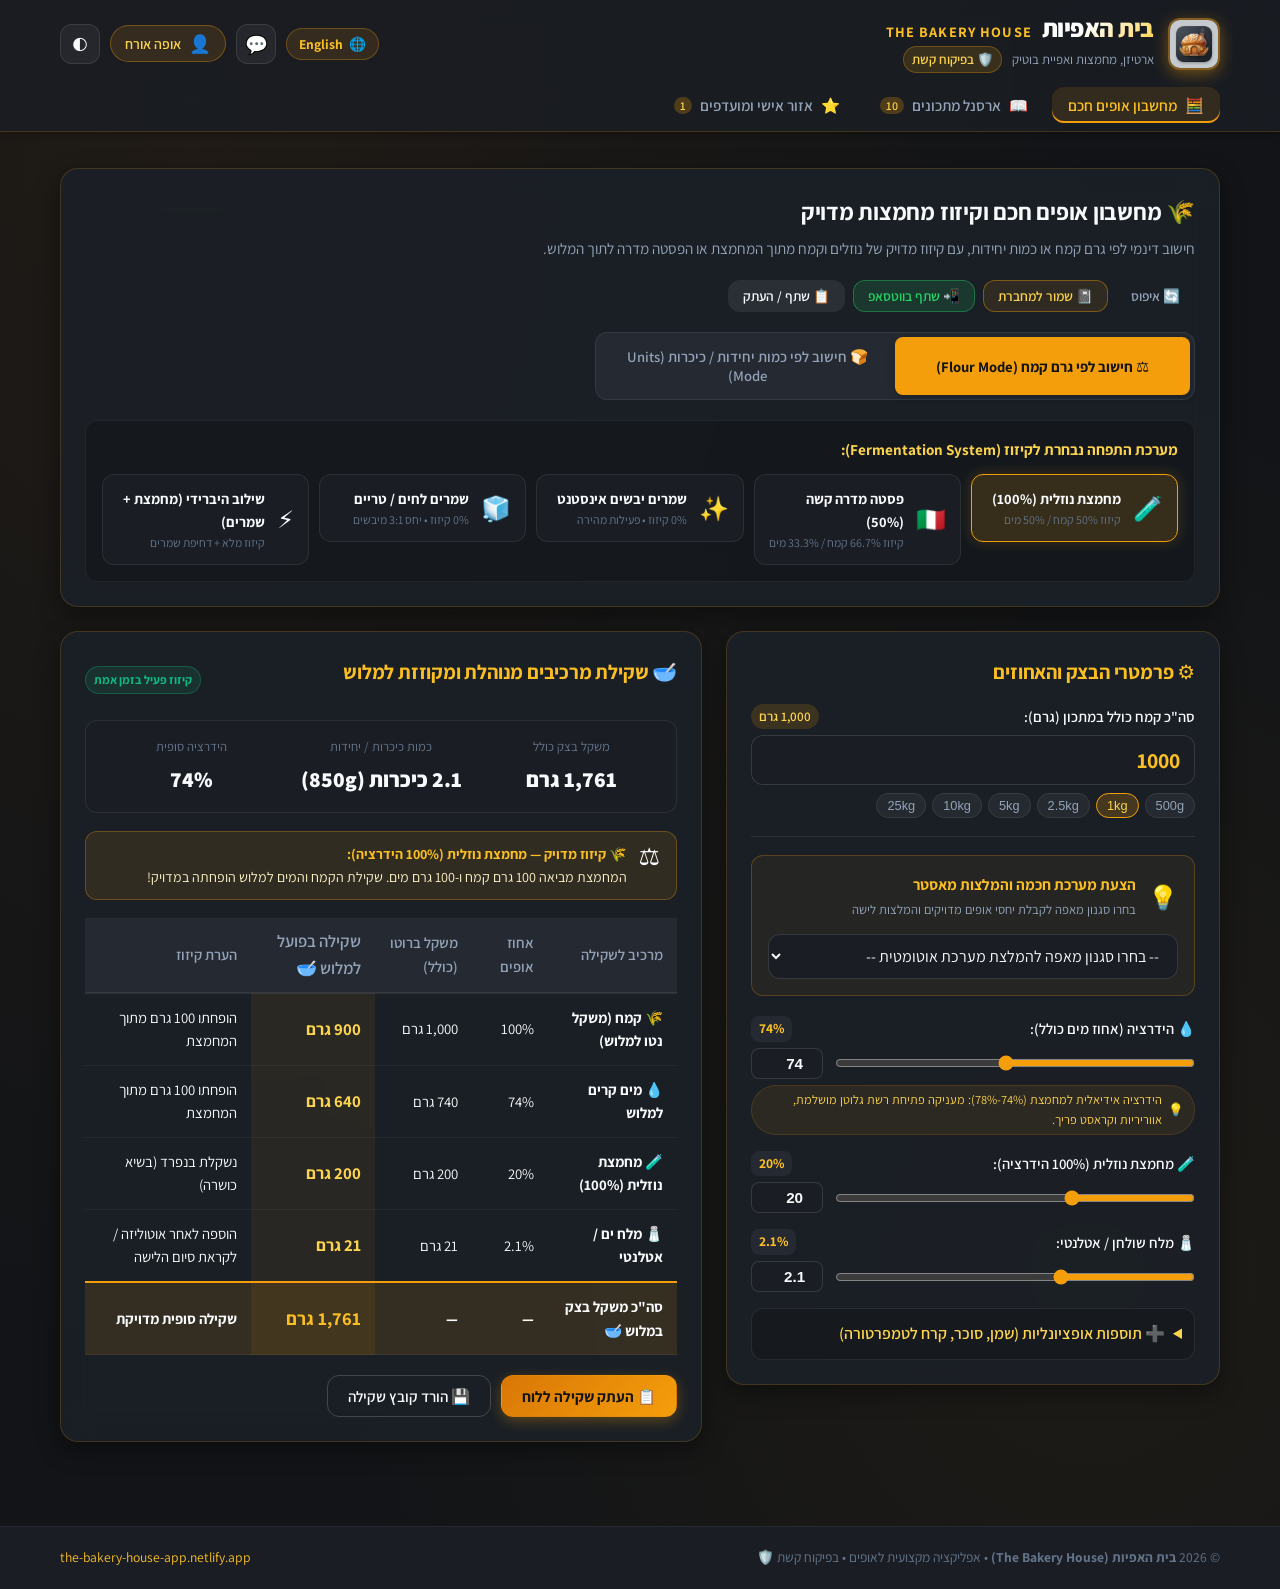
<file: the-bakery-house/index.html>
<!DOCTYPE html>
<html lang="he" dir="rtl">
<head>
  <meta charset="UTF-8">
  <meta name="viewport" content="width=device-width, initial-scale=1.0, maximum-scale=1.0, user-scalable=no">
  <title>בית האפיות | The Bakery House</title>
  
  <!-- Meta tags & SEO / PWA -->
  <meta name="description" content="בית האפיות - מערכת מקצועית לאופים: מחשבון אופים חכם עם קיזוז מחמצת ופסטה מדרה, ארסנל מתכוני בוטיק ושלבי הכנה מפורטים">
  <meta name="theme-color" content="#d97706">
  <link rel="manifest" href="manifest.json">
  <link rel="icon" type="image/png" href="favicon.png">
  <link rel="apple-touch-icon" href="apple-touch-icon.png">

  <!-- Google Fonts: Heebo & Assistant -->
  <link rel="preconnect" href="https://fonts.googleapis.com">
  <link rel="preconnect" href="https://fonts.gstatic.com" crossorigin>
  <link href="https://fonts.googleapis.com/css2?family=Assistant:wght@300;400;500;600;700;800&family=Heebo:wght@300;400;500;700;900&display=swap" rel="stylesheet">

  <link rel="stylesheet" href="style.css">
</head>
<body class="theme-dark">

  <!-- Header -->
  <header class="app-header">
    <div class="header-inner container">
      <div class="brand-section" onclick="switchTab('tab-calculator')" style="cursor: pointer;" title="חזרה למחשבון הראשי">
        <div class="brand-logo-wrap">
          <img src="app-logo.png" alt="בית האפיות - The Bakery House" class="brand-logo-img">
        </div>
        <div class="brand-titles">
          <div class="brand-title-line">
            <h1 class="brand-title">בית האפיות</h1>
            <span class="brand-en">THE BAKERY HOUSE</span>
          </div>
          <p class="brand-tagline">
            <span class="brand-motto">ארטיזן, מחמצות ואפיית בוטיק</span>
            <span class="keshet-badge">🛡️ בפיקוח קשת</span>
          </p>
        </div>
      </div>

      <div class="header-controls">
        <button id="langToggleBtn" class="btn btn-lang-pill" title="החלף שפה / Switch Language" onclick="toggleLanguage()">
          <span class="lang-icon">🌐</span>
          <span id="langLabel">English</span>
        </button>
        <button id="supportHeaderBtn" class="btn btn-icon btn-chat-header" title="צ'אט שירות ותמיכה מול קשת / Support Chat" onclick="openSupportChatModal()">
          💬
        </button>
        <button id="userProfileBtn" class="btn btn-user-pill" title="אזור אישי והתחברות" onclick="openAuthOrProfileModal()">
          <span class="user-avatar-icon" id="headerUserAvatar">👤</span>
          <span class="user-name-text" id="headerUserName">אורח</span>
          <span class="header-sub-badge d-none" id="headerSubBadge">PRO</span>
        </button>
        <button id="themeToggleBtn" class="btn btn-icon" title="החלף מצב תצוגה (בהיר/כהה)" onclick="toggleTheme()">
          🌓
        </button>
      </div>
    </div>

    <!-- Navigation Tabs -->
    <nav class="nav-bar container">
      <button class="nav-tab active" data-tab="tab-calculator" onclick="switchTab('tab-calculator', this)">
        <span class="tab-icon">🧮</span>
        <span class="tab-label">מחשבון אופים חכם</span>
      </button>
      <button class="nav-tab" data-tab="tab-recipes" onclick="switchTab('tab-recipes', this)">
        <span class="tab-icon">📖</span>
        <span class="tab-label">ארסנל מתכונים</span>
        <span class="tab-badge" id="recipeCountBadge">10</span>
      </button>
      <button class="nav-tab" data-tab="tab-profile" onclick="switchTab('tab-profile', this)">
        <span class="tab-icon">⭐</span>
        <span class="tab-label">אזור אישי ומועדפים</span>
        <span class="tab-badge" id="favCountBadge">0</span>
      </button>
    </nav>
  </header>

  <!-- Main Content Area -->
  <main class="main-container container">

    <!-- ========================================== -->
    <!-- TAB 1: מחשבון אופים חכם (Smart Baker's Calc) -->
    <!-- ========================================== -->
    <section id="tab-calculator" class="tab-content active">
      
      <!-- Calculator Header & Presets -->
      <div class="card glass-card calc-header-card">
        <div class="calc-header-top">
          <div>
            <h2 class="section-title">🌾 מחשבון אופים חכם וקיזוז מחמצות מדויק</h2>
            <p class="section-sub">חישוב דינמי לפי גרם קמח או כמות יחידות, עם קיזוז מדויק של נוזלים וקמח מתוך המחמצת או הפסטה מדרה לתוך המלוש.</p>
          </div>
          <div class="calc-quick-actions">
            <button class="btn btn-sm btn-ghost" onclick="resetCalcToDefaults()">
              🔄 איפוס
            </button>
            <button class="btn btn-sm btn-outline-gold" onclick="openSaveBatchModal()" title="שמור נוסחה זו למחברת השקילות האישית שלך">
              📓 שמור למחברת
            </button>
            <button class="btn btn-sm btn-whatsapp" onclick="shareCalculatorWhatsApp()" title="שתף נוסחה זו עם קישור ישיר בווטסאפ">
              📲 שתף בווטסאפ
            </button>
            <button class="btn btn-sm btn-secondary" onclick="exportWeighingSheet()" title="העתק או שתף שקילה למלוש">
              📋 שתף / העתק
            </button>
          </div>
        </div>

        <!-- Mode Toggle: By Flour vs By Units -->
        <div class="mode-selector-wrap">
          <div class="mode-toggle">
            <button class="mode-btn active" id="modeBtnFlour" onclick="setCalcMode('flour', this)">
              ⚖️ חישוב לפי גרם קמח (Flour Mode)
            </button>
            <button class="mode-btn" id="modeBtnUnits" onclick="setCalcMode('units', this)">
              🍞 חישוב לפי כמות יחידות / כיכרות (Units Mode)
            </button>
          </div>
        </div>

        <!-- Fermentation System Picker -->
        <div class="ferm-selector-box">
          <label class="input-label-highlight">מערכת התפחה נבחרת לקיזוז (Fermentation System):</label>
          <div class="ferm-grid">
            <div class="ferm-option active" data-ferm="liquid_sourdough" onclick="toggleLeavenParams('liquid_sourdough')" role="button" tabindex="0">
              <input type="radio" name="fermType" id="ferm_liquid_sourdough" value="liquid_sourdough" checked>
              <div class="ferm-card">
                <span class="ferm-icon">🧪</span>
                <div class="ferm-info">
                  <strong>מחמצת נוזלית (100%)</strong>
                  <span>קיזוז 50% קמח / 50% מים</span>
                </div>
              </div>
            </div>

            <div class="ferm-option" data-ferm="pasta_madre" onclick="toggleLeavenParams('pasta_madre')" role="button" tabindex="0">
              <input type="radio" name="fermType" id="ferm_pasta_madre" value="pasta_madre">
              <div class="ferm-card">
                <span class="ferm-icon">🇮🇹</span>
                <div class="ferm-info">
                  <strong>פסטה מדרה קשה (50%)</strong>
                  <span>קיזוז 66.7% קמח / 33.3% מים</span>
                </div>
              </div>
            </div>

            <div class="ferm-option" data-ferm="yeast_dry" onclick="toggleLeavenParams('yeast_dry')" role="button" tabindex="0">
              <input type="radio" name="fermType" id="ferm_yeast_dry" value="yeast_dry">
              <div class="ferm-card">
                <span class="ferm-icon">✨</span>
                <div class="ferm-info">
                  <strong>שמרים יבשים אינסטנט</strong>
                  <span>0% קיזוז • פעילות מהירה</span>
                </div>
              </div>
            </div>

            <div class="ferm-option" data-ferm="yeast_fresh" onclick="toggleLeavenParams('yeast_fresh')" role="button" tabindex="0">
              <input type="radio" name="fermType" id="ferm_yeast_fresh" value="yeast_fresh">
              <div class="ferm-card">
                <span class="ferm-icon">🧊</span>
                <div class="ferm-info">
                  <strong>שמרים לחים / טריים</strong>
                  <span>0% קיזוז • יחס 3:1 מיבשים</span>
                </div>
              </div>
            </div>

            <div class="ferm-option" data-ferm="hybrid" onclick="toggleLeavenParams('hybrid')" role="button" tabindex="0">
              <input type="radio" name="fermType" id="ferm_hybrid" value="hybrid">
              <div class="ferm-card">
                <span class="ferm-icon">⚡</span>
                <div class="ferm-info">
                  <strong>שילוב היברידי (מחמצת + שמרים)</strong>
                  <span>קיזוז מלא + דחיפת שמרים</span>
                </div>
              </div>
            </div>
          </div>
        </div>
      </div>

      <!-- Calculator Inputs & Results Grid -->
      <div class="calc-main-grid">

        <!-- Column 1: Parameters Form -->
        <div class="card glass-card calc-form-card">
          <h3 class="card-title">⚙️ פרמטרי הבצק והאחוזים</h3>

          <!-- Mode-specific primary inputs -->
          <div id="flourModeInputs" class="mode-input-section">
            <div class="input-group">
              <div class="label-row">
                <label for="inputBaseFlour">סה"כ קמח כולל במתכון (גרם):</label>
                <span class="val-pill" id="displayBaseFlour">1,000 גרם</span>
              </div>
              <input type="number" id="inputBaseFlour" min="100" max="500000" step="50" value="1000" class="input-field primary-number" oninput="recalculate()">
              <div class="quick-chips">
                <button type="button" class="chip" onclick="setQuickFlour(500, this)">500g</button>
                <button type="button" class="chip active" onclick="setQuickFlour(1000, this)">1kg</button>
                <button type="button" class="chip" onclick="setQuickFlour(2500, this)">2.5kg</button>
                <button type="button" class="chip" onclick="setQuickFlour(5000, this)">5kg</button>
                <button type="button" class="chip" onclick="setQuickFlour(10000, this)">10kg</button>
                <button type="button" class="chip" onclick="setQuickFlour(25000, this)">25kg</button>
              </div>
            </div>
          </div>

          <div id="unitsModeInputs" class="mode-input-section d-none">
            <div class="grid-2-col">
              <div class="input-group">
                <label for="inputUnitCount">כמות יחידות / כיכרות:</label>
                <input type="number" id="inputUnitCount" min="1" max="1000" step="1" value="4" class="input-field primary-number" oninput="recalculate()">
              </div>
              <div class="input-group">
                <label for="inputUnitWeight">משקל כיכר גולמית (גרם):</label>
                <input type="number" id="inputUnitWeight" min="50" max="5000" step="10" value="850" class="input-field" oninput="recalculate()">
              </div>
            </div>
            <div class="total-target-callout">
              משקל בצק מבוקש כולל: <strong id="targetDoughDisplay">3,400 גרם</strong>
            </div>
          </div>

          <hr class="divider">

          <!-- Smart Formulation Recommendation Box -->
          <div class="smart-rec-box">
            <div class="smart-rec-header">
              <span class="smart-rec-icon">💡</span>
              <div>
                <strong class="smart-rec-title">הצעת מערכת חכמה והמלצות מאסטר</strong>
                <span class="smart-rec-sub">בחרו סגנון מאפה לקבלת יחסי אופים מדויקים והמלצות לישה</span>
              </div>
            </div>
            <div class="smart-rec-controls">
              <select id="presetSelect" class="input-field input-select" onchange="onSelectPreset(this.value)">
                <option value="custom">-- בחרו סגנון מאפה להמלצת מערכת אוטומטית --</option>
                <option value="sourdough_country">🥖 מחמצת כפרית קלאסית (Country Sourdough)</option>
                <option value="pizza_napoletana">🍕 פיצה נפוליטנית אותנטית (Pizza Napoletana)</option>
                <option value="rich_challah">🍞 חלת שבת עשירה וקטיפתית (Challah)</option>
                <option value="french_baguette">🥖 באגט צרפתי מסורתי (Artisan Baguette)</option>
                <option value="crispy_focaccia">🇮🇹 פוקאצ'ה איטלקית מלאת בועות (Focaccia)</option>
                <option value="ny_bagel">🥯 בייגל ניו יורק מסורתי (NY Boiled Bagel)</option>
                <option value="spelt_loaf">🥪 לחם כוסמין מלא 100% (Whole Spelt)</option>
                <option value="french_brioche">🥐 בריוש חמאה צרפתי עשיר (Brioche)</option>
              </select>
            </div>
            <div id="smartRecCard" class="smart-rec-card d-none">
              <div class="smart-rec-specs" id="smartRecSpecs">
                <!-- Dynamically injected via app.js -->
              </div>
              <button type="button" class="btn btn-sm btn-gold w-100 mt-2" onclick="applyCurrentPreset()">
                ✨ החל הגדרות מומלצות אלו על המחשבון בלחיצה
              </button>
            </div>
          </div>

          <!-- Baker's Percentages Sliders & Controls -->
          <div class="percentages-container">

            <!-- Hydration -->
            <div class="slider-row">
              <div class="label-row">
                <label for="rangeHydration">💧 הידרציה (אחוז מים כולל):</label>
                <span class="pct-badge" id="badgeHydration">74%</span>
              </div>
              <div class="slider-input-combo">
                <input type="range" id="rangeHydration" min="45" max="100" step="0.5" value="74" oninput="syncSlider('rangeHydration', 'numHydration')">
                <input type="number" id="numHydration" min="45" max="100" step="0.5" value="74" class="num-compact" oninput="syncNum('numHydration', 'rangeHydration')">
              </div>
              <div class="slider-tip-pill" id="hydrationTipBox">
                💡 <span>הידרציה של 74%: מעניקה פתיחת רשת גלוטן אידיאלית ומרקם אוורירי במחמצת.</span>
              </div>
            </div>

            <!-- Starter % -->
            <div class="slider-row" id="starterRow">
              <div class="label-row">
                <label for="rangeStarter" id="starterLabel">🧪 אחוז מחמצת / פסטה מדרה:</label>
                <span class="pct-badge" id="badgeStarter">20%</span>
              </div>
              <div class="slider-input-combo">
                <input type="range" id="rangeStarter" min="5" max="50" step="1" value="20" oninput="syncSlider('rangeStarter', 'numStarter')">
                <input type="number" id="numStarter" min="5" max="50" step="1" value="20" class="num-compact" oninput="syncNum('numStarter', 'rangeStarter')">
              </div>
            </div>

            <!-- Salt % -->
            <div class="slider-row">
              <div class="label-row">
                <label for="rangeSalt">🧂 מלח שולחן / אטלנטי:</label>
                <span class="pct-badge" id="badgeSalt">2.1%</span>
              </div>
              <div class="slider-input-combo">
                <input type="range" id="rangeSalt" min="1.0" max="4.0" step="0.1" value="2.1" oninput="syncSlider('rangeSalt', 'numSalt')">
                <input type="number" id="numSalt" min="1.0" max="4.0" step="0.1" value="2.1" class="num-compact" oninput="syncNum('numSalt', 'rangeSalt')">
              </div>
            </div>

            <!-- Commercial Yeast % -->
            <div class="slider-row d-none" id="yeastRow">
              <div class="label-row">
                <label for="numYeast" id="yeastLabel">✨ שמרים (אחוז ביחס לקמח):</label>
                <span class="pct-badge" id="badgeYeast">0.4%</span>
              </div>
              <div class="slider-input-combo">
                <input type="range" id="rangeYeast" min="0.1" max="5.0" step="0.1" value="0.4" oninput="syncSlider('rangeYeast', 'numYeast')">
                <input type="number" id="numYeast" min="0.1" max="5.0" step="0.1" value="0.4" class="num-compact" oninput="syncNum('numYeast', 'rangeYeast')">
              </div>
            </div>

            <!-- Optional Additions -->
            <details class="optional-additions">
              <summary>➕ תוספות אופציונליות (שמן, סוכר, קרח לטמפרטורה)</summary>
              <div class="additions-grid">
                <div class="input-group">
                  <label for="numOil">🫒 שמן זית (%):</label>
                  <input type="number" id="numOil" min="0" max="20" step="0.5" value="0" class="input-field" oninput="recalculate()">
                </div>
                <div class="input-group">
                  <label for="numSugar">🍯 סוכר / דבש (%):</label>
                  <input type="number" id="numSugar" min="0" max="30" step="0.5" value="0" class="input-field" oninput="recalculate()">
                </div>
                <div class="input-group">
                  <label for="numIcePct">🧊 אחוז קרח מהמים (%):</label>
                  <input type="number" id="numIcePct" min="0" max="50" step="5" value="0" class="input-field" oninput="recalculate()" title="מווסת את טמפרטורת סיום הלישה">
                </div>
              </div>
            </details>

          </div>
        </div>

        <!-- Column 2: Exact Scale Breakdown & Offset Matrix -->
        <div class="card glass-card calc-output-card">
          <div class="output-header">
            <h3 class="card-title">🥣 שקילת מרכיבים מנוהלת ומקוזזת למלוש</h3>
            <span class="status-indicator-badge live">קיזוז פעיל בזמן אמת</span>
          </div>

          <!-- Total Dough Summary Banner -->
          <div class="dough-summary-banner">
            <div class="summary-metric">
              <span class="metric-label">משקל בצק כולל</span>
              <span class="metric-val text-gold" id="totalDoughWeight">1,961 גרם</span>
            </div>
            <div class="summary-metric">
              <span class="metric-label">כמות כיכרות / יחידות</span>
              <span class="metric-val" id="summaryLoafCount">2.3 כיכרות</span>
            </div>
            <div class="summary-metric">
              <span class="metric-label">הידרציה סופית</span>
              <span class="metric-val" id="summaryHydration">74%</span>
            </div>
          </div>

          <!-- The Offset Explanation Banner -->
          <div class="offset-notice-box" id="offsetNotice">
            <div class="offset-icon">⚖️</div>
            <div class="offset-text">
              <strong id="offsetNoticeTitle">קיזוז מחמצת נוזלית (100% הידרציה):</strong>
              <span id="offsetNoticeBody">המחמצת מביאה 100 גרם קמח ו-100 גרם מים. משקלי הקמח והנוזלים הופחתו אוטומטית בהתאם!</span>
            </div>
          </div>

          <!-- Weighing Matrix Table -->
          <div class="table-responsive">
            <table class="scale-table">
              <thead>
                <tr>
                  <th>מרכיב לשקילה</th>
                  <th>אחוז אופים</th>
                  <th>משקל ברוטו (כולל)</th>
                  <th class="col-highlight">שקילה בפועל למלוש 🥣</th>
                  <th>הערת קיזוז</th>
                </tr>
              </thead>
              <tbody id="scaleTableBody">
                <!-- Dynamically populated via app.js -->
              </tbody>
            </table>
          </div>

          <!-- Action Controls -->
          <div class="scale-actions-row">
            <button class="btn btn-gold" onclick="copyWeighingRecipe()">
              📋 העתק שקילה ללוח
            </button>
            <button class="btn btn-outline" onclick="downloadWeighingTxt()">
              💾 הורד קובץ שקילה
            </button>
          </div>
        </div>

      </div>

    </section>

    <!-- ========================================== -->
    <!-- TAB 2: ארסנל המתכונים (Recipe Arsenal)      -->
    <!-- ========================================== -->
    <section id="tab-recipes" class="tab-content">
      
      <!-- Recipe Arsenal Header & Filter Tabs -->
      <div class="card glass-card recipe-hero-card">
        <div class="hero-flex">
          <div>
            <h2 class="section-title">📖 ארסנל המתכונים של בית האפיות</h2>
            <p class="section-sub">מאגר מתכוני בוטיק מקצועיים עם שלבי הכנה כרונולוגיים מלאים, טמפרטורות מדויקות, וזמני מנוחה. בחרו מתכון להטענה ישירה למחשבון או לצפייה בשלבים.</p>
          </div>
        </div>

        <!-- Recipe Filters: All / Favorites / Free / Pro -->
        <div class="recipe-filter-bar">
          <div class="filter-pills">
            <button class="filter-pill active" data-filter="all" onclick="filterRecipes('all', this)">
              הכל (<span id="countAll">0</span>)
            </button>
            <button class="filter-pill filter-fav" data-filter="favorites" onclick="filterRecipes('favorites', this)">
              מועדפים שלי ⭐ (<span id="countFav">0</span>)
            </button>
            <button class="filter-pill" data-filter="free" onclick="filterRecipes('free', this)">
              מתכונים חינמיים 🌾 (<span id="countFree">0</span>)
            </button>
            <button class="filter-pill filter-pro" data-filter="pro" onclick="filterRecipes('pro', this)">
              מתכוני פרימיום 👑 Pro (<span id="countPro">0</span>)
            </button>
          </div>

          <!-- Category Select & Search -->
          <div class="search-category-group">
            <input type="text" id="recipeSearchInput" placeholder="🔍 חפש מתכון, קמח, מרכיב..." class="input-field input-search" oninput="onSearchRecipes()">
            <select id="categorySelect" class="input-field input-select" onchange="onCategoryFilterChange()">
              <option value="all">כל הקטגוריות</option>
              <option value="מחמצת כפרית">מחמצת כפרית</option>
              <option value="וינואזרי וקונדיטוריה">וינואזרי וקונדיטוריה</option>
              <option value="מאפים ופוקאצ'ות">מאפים ופוקאצ'ות</option>
              <option value="לחמים מיוחדים">לחמים מיוחדים</option>
            </select>
          </div>
        </div>
      </div>

      <!-- Recipes Grid -->
      <div class="recipes-grid" id="recipesGridContainer">
        <!-- Rendered dynamically via app.js -->
      </div>

    </section>

    <!-- ========================================== -->
    <!-- TAB 3: האזור האישי והמועדפים (Personal Area) -->
    <!-- ========================================== -->
    <section id="tab-profile" class="tab-content">
      
      <!-- Profile Hero Card -->
      <div class="card glass-card profile-hero-card">
        <div class="profile-hero-content">
          <div class="profile-avatar-large" id="profileAvatarLarge">👤</div>
          <div class="profile-details">
            <div class="profile-title-row">
              <h2 id="profileDisplayName">אופה אורח</h2>
              <span class="user-role-badge" id="profileRoleBadge">אורח</span>
            </div>
            <p class="profile-email-text" id="profileEmail">התחברות מקומית שמורה בדפדפן</p>
            <div class="profile-stats-row">
              <div class="profile-stat-box">
                <span class="stat-number text-gold" id="statFavoritesCount">0</span>
                <span class="stat-label">מתכונים מועדפים</span>
              </div>
              <div class="profile-stat-box">
                <span class="stat-number text-gold" id="statSavedBatchesCount">0</span>
                <span class="stat-label">שקילות שמורות</span>
              </div>
              <div class="profile-stat-box">
                <span class="stat-number text-gold" id="statBakesCompleted">0</span>
                <span class="stat-label">אפייות שהושלמו 🔥</span>
              </div>
            </div>
          </div>
          <div class="profile-actions-col">
            <button class="btn btn-gold" onclick="openAuthModal()">
              🔑 התחבר / החלף חשבון
            </button>
            <button class="btn btn-outline btn-sm mt-2" onclick="logoutCurrentUser()">
              🚪 התנתק
            </button>
          </div>
        </div>
      </div>

      <!-- Subscription & Team Hub Card -->
      <div class="card glass-card subscription-hub-card mt-3" id="profileSubscriptionCard">
        <div class="sub-card-header">
          <div class="sub-tier-info">
            <span class="sub-tier-icon" id="subCardIcon">🌾</span>
            <div>
              <div class="sub-title-row">
                <h3 id="subCardTierTitle" data-i18n="sub_current_plan">מנוי נוכחי: אופה ביתי (חינם)</h3>
                <span class="badge-sub-status badge-free" id="subCardBadge">חינם 🌾</span>
              </div>
              <p class="sub-renewal-text" id="subCardRenewal" data-i18n="sub_free_desc">גישה למחשבון החכם, מתכוני הבסיס ועד 3 שקילות שמורות במחברת.</p>
              <div class="team-seats-indicator d-none" id="subTeamSeatsIndicator">
                <span class="seats-icon">👥</span>
                <span id="subTeamSeatsText">מושבי צוות פעילים: 1 מתוך 5 אופים</span>
              </div>
            </div>
          </div>
          <div class="sub-cta-actions">
            <button class="btn btn-gold btn-upgrade-glow" onclick="openSubscriptionModal()">
              <span id="subCardActionBtnText" data-i18n="sub_btn_upgrade">💎 שדרג ל-Master Pro / צוות</span>
            </button>
            <button class="btn btn-outline btn-chat-support" onclick="openSupportChatModal()">
              💬 <span data-i18n="sub_btn_chat">צ'אט שירות מול קשת</span>
            </button>
          </div>
        </div>
        
        <!-- Multi-Seat / Crew Benefits Preview -->
        <div class="sub-benefits-bar">
          <div class="benefit-item">
            <span class="benefit-icon">⏱️</span>
            <span class="benefit-text" data-i18n="benefit_timers">מצב אפייה פעיל וטיימרים קוליים</span>
          </div>
          <div class="benefit-item">
            <span class="benefit-icon">👑</span>
            <span class="benefit-text" data-i18n="benefit_all_recipes">כל 10 מתכוני הבוטיק פתוחים</span>
          </div>
          <div class="benefit-item">
            <span class="benefit-icon">👥</span>
            <span class="benefit-text" data-i18n="benefit_team_seats">חבילת צוות: עד 5 אופים במקביל</span>
          </div>
          <div class="benefit-item">
            <span class="benefit-icon">🛡️</span>
            <span class="benefit-text" data-i18n="benefit_keshet_support">ליווי מקצועי ישיר ממלונת קשת</span>
          </div>
        </div>
      </div>

      <!-- Favorites Section -->
      <div class="profile-section-block mt-3">
        <div class="profile-section-header">
          <div>
            <h3 class="section-title">⭐ המתכונים המועדפים שלי</h3>
            <p class="section-sub">מתכוני הבוטיק שסימנתם בכוכב לגישה מהירה</p>
          </div>
        </div>
        <div class="recipes-grid" id="profileFavoritesGrid">
          <!-- Populated dynamically via app.js -->
        </div>
      </div>

      <!-- Saved Batches Notebook Section -->
      <div class="profile-section-block mt-3">
        <div class="profile-section-header">
          <div>
            <h3 class="section-title">📓 מחברת השקילות השמורות שלי</h3>
            <p class="section-sub">נוסחאות בצק שהרכבתם במחשבון האופים ושמרתם לשימוש חוזר</p>
          </div>
        </div>
        <div class="saved-batches-grid" id="profileSavedBatchesGrid">
          <!-- Populated dynamically via app.js -->
        </div>
      </div>

    </section>

  </main>

  <!-- ========================================== -->
  <!-- MODAL: שלבי הכנה מלאים (Recipe Detail Modal) -->
  <!-- ========================================== -->
  <div id="recipeModal" class="modal-overlay d-none" onclick="onModalOverlayClick(event, 'recipeModal')">
    <div class="modal-dialog glass-modal">
      <div class="modal-header">
        <div class="modal-title-wrap">
          <span class="modal-icon" id="modalRecipeIcon">🥖</span>
          <div>
            <h3 id="modalRecipeTitle">שם המתכון</h3>
            <span class="modal-category" id="modalRecipeCategory">מחמצת כפרית</span>
          </div>
        </div>
        <button class="btn-close" onclick="closeModal('recipeModal')">✕</button>
      </div>

      <div class="modal-body">
        <div class="modal-pro-badge-row d-none" id="modalProBadgeRow">
          <span class="badge-pro-big">👑 מתכון פרימיום Pro — בית האפיות</span>
        </div>

        <p class="modal-description" id="modalRecipeDesc"></p>

        <!-- Baker's Key Specs -->
        <div class="specs-grid">
          <div class="spec-card">
            <span class="spec-label">התפחה</span>
            <span class="spec-val" id="modalSpecFerm">מחמצת נוזלית</span>
          </div>
          <div class="spec-card">
            <span class="spec-label">הידרציה</span>
            <span class="spec-val" id="modalSpecHydration">74%</span>
          </div>
          <div class="spec-card">
            <span class="spec-label">מחמצת/שמרים</span>
            <span class="spec-val" id="modalSpecStarter">20%</span>
          </div>
          <div class="spec-card">
            <span class="spec-label">מלח</span>
            <span class="spec-val" id="modalSpecSalt">2.1%</span>
          </div>
        </div>

        <!-- Flour Blend -->
        <div class="flour-blend-box">
          <h4>🌾 הרכב קמחים (Flour Blend):</h4>
          <ul id="modalFlourBlendList" class="flour-list"></ul>
        </div>

        <!-- Chronological Process Steps -->
        <div class="process-steps-box">
          <h4>⏱️ שלבי הכנה כרונולוגיים מפורטים:</h4>
          <div id="modalProcessStepsList" class="steps-timeline"></div>
        </div>

        <!-- Pro secret tips -->
        <div id="modalProNotesBox" class="pro-notes-callout d-none">
          <strong>💡 סוד המאסטר (Artisan Pro):</strong>
          <p id="modalProNotesContent"></p>
        </div>
      </div>

      <div class="modal-footer">
        <button class="btn btn-gold btn-lg" id="modalStartBakerModeBtn" onclick="startWorkflowFromModal()">
          🔥 התחל אפייה פעילה (טיימרים ושלבים)
        </button>
        <button class="btn btn-outline-gold" id="modalLoadToCalcBtn" onclick="loadCurrentModalRecipeToCalculator()">
          🧮 טען למחשבון
        </button>
        <button class="btn btn-whatsapp" id="modalShareWhatsappBtn" onclick="shareCurrentModalRecipeWhatsApp()">
          📲 שתף בווטסאפ
        </button>
        <button class="btn btn-secondary" onclick="exportCurrentModalRecipe()">
          📋 שתף / העתק
        </button>
        <button class="btn btn-outline" onclick="closeModal('recipeModal')">סגור</button>
      </div>
    </div>
  </div>

  <!-- ========================================== -->
  <!-- MODAL: מצב אפייה פעיל ומודרך עם טיימרים (Baker Mode) -->
  <!-- ========================================== -->
  <div id="bakerWorkflowModal" class="modal-overlay d-none" onclick="onModalOverlayClick(event, 'bakerWorkflowModal')">
    <div class="modal-dialog glass-modal workflow-dialog">
      <div class="modal-header">
        <div class="modal-title-wrap">
          <span class="modal-icon">🔥</span>
          <div>
            <h3 id="workflowRecipeTitle">מצב אפייה פעיל</h3>
            <span class="modal-category" id="workflowStepCounter">שלב 1 מתוך 8</span>
          </div>
        </div>
        <button class="btn-close" onclick="closeWorkflowModal()">✕</button>
      </div>

      <!-- Stepper progress bar -->
      <div class="workflow-stepper-wrap">
        <div class="workflow-progress-track">
          <div class="workflow-progress-fill" id="workflowProgressFill" style="width: 12%;"></div>
        </div>
        <div class="workflow-steps-pills" id="workflowStepsPills">
          <!-- Populated dynamically via app.js -->
        </div>
      </div>

      <div class="modal-body workflow-body">
        
        <!-- Step Highlight Card -->
        <div class="active-step-card">
          <div class="active-step-badge-row">
            <span class="step-num-badge" id="workflowCurrentStepNum">שלב 1</span>
            <span class="step-phase-badge" id="workflowCurrentPhase">ערבוב ואוטוליזה</span>
            <span class="step-duration-badge" id="workflowCurrentDuration">⏱️ 45 דקות</span>
          </div>

          <h3 class="active-step-title" id="workflowCurrentTitle">ערבוב ואוטוליזה מבוקרת (Autolyse)</h3>

          <!-- Environmental specs -->
          <div class="step-specs-mini-grid">
            <div class="spec-mini-item" id="workflowSpecTemp">
              <span>🌡️ טמפרטורה:</span>
              <strong id="workflowTempVal">24°C</strong>
            </div>
            <div class="spec-mini-item" id="workflowSpecFolds">
              <span>🔄 קיפולים:</span>
              <strong id="workflowFoldsVal">ללא</strong>
            </div>
            <div class="spec-mini-item" id="workflowSpecAutolyse">
              <span>🌾 סוג אוטוליזה:</span>
              <strong id="workflowAutolyseVal">מלאה</strong>
            </div>
          </div>

          <!-- Ingredients callout for this step -->
          <div class="step-ingredients-highlight" id="workflowIngredientsBox">
            <div class="ing-highlight-title">🥣 מרכיבים נכנסים בשלב זה:</div>
            <p id="workflowIngredientsVal"></p>
          </div>

          <!-- Step Instructions -->
          <div class="step-instructions-box">
            <div class="inst-title">📝 הוראות עבודה וביצוע:</div>
            <p id="workflowInstructionsVal"></p>
          </div>
        </div>

        <!-- Live Digital Countdown Timer -->
        <div class="digital-timer-card">
          <div class="timer-top-label">
            <span>⏱️ שעון עצר אינטראקטיבי לשלב:</span>
            <span id="timerStatusLabel" class="timer-status">מוכן להפעלה</span>
          </div>

          <div class="timer-digits-display" id="timerDigitsDisplay">
            45:00
          </div>

          <!-- Big Touch Buttons for Floury Hands -->
          <div class="timer-touch-controls">
            <button class="btn btn-timer-primary" id="btnToggleTimer" onclick="toggleTimer()">
              ▶️ הפעל טיימר
            </button>
            <button class="btn btn-timer-secondary" onclick="addTimerSeconds(300)">
              +5 דקות ⏱️
            </button>
            <button class="btn btn-timer-secondary" onclick="resetCurrentStepTimer()">
              🔄 אפס זמן
            </button>
          </div>
          <p class="timer-sound-note">🔔 צליל התראה נעים ורטט מופעלים אוטומטית כשהשעון מגיע ל-00:00</p>
        </div>

      </div>

      <div class="modal-footer workflow-footer">
        <button class="btn btn-outline" id="workflowPrevBtn" onclick="goToPrevWorkflowStep()">
          ⏮️ שלב קודם
        </button>
        <button class="btn btn-gold btn-lg" id="workflowNextBtn" onclick="completeAndNextWorkflowStep()">
          סמן כהושלם ועבור לשלב הבא ✅
        </button>
      </div>
    </div>
  </div>

  <!-- ========================================== -->
  <!-- MODAL: התחברות, הרשמה וכניסה כאורח (Auth Modal) -->
  <!-- ========================================== -->
  <div id="authModal" class="modal-overlay d-none" onclick="onModalOverlayClick(event, 'authModal')">
    <div class="modal-dialog glass-modal auth-modal-dialog">
      <div class="modal-header">
        <div class="modal-title-wrap">
          <span class="modal-icon">🌾</span>
          <div>
            <h3>מועדון האופים של בית האפיות</h3>
            <span class="modal-category">התחברות, הרשמה וכניסה מהירה</span>
          </div>
        </div>
        <button class="btn-close" onclick="closeModal('authModal')">✕</button>
      </div>

      <div class="modal-body">
        <div class="auth-tabs">
          <button class="auth-tab active" id="authTabGuest" onclick="switchAuthTab('guest', this)">
            🚶‍♂️ כניסה כאורח
          </button>
          <button class="auth-tab" id="authTabLogin" onclick="switchAuthTab('login', this)">
            🔑 התחברות אופה
          </button>
          <button class="auth-tab" id="authTabRegister" onclick="switchAuthTab('register', this)">
            ✨ הרשמה לאופה חדש
          </button>
        </div>

        <!-- 1. Guest Form -->
        <div id="authFormGuest" class="auth-form-panel">
          <div class="guest-welcome-card">
            <span class="guest-icon">🥖</span>
            <h4>ברוכים הבאים לבית האפיות!</h4>
            <p>באפשרותכם להמשיך מיד כאורח, להשתמש במחשבון האופים החכם, לשמור מועדפים ושקילות אישיות בדפדפן זה.</p>
            <div class="input-group mt-2">
              <label for="guestNickname">כינוי אופה (אופציונלי):</label>
              <input type="text" id="guestNickname" placeholder="למשל: יוסף חיים / אופה ביתי" class="input-field" value="אופה אורח">
            </div>
            <button class="btn btn-gold w-100 mt-3" onclick="submitGuestLogin()">
              🌾 המשך כאורח עכשיו
            </button>
          </div>
        </div>

        <!-- 2. Login Form -->
        <div id="authFormLogin" class="auth-form-panel d-none">
          <div class="input-group">
            <label for="loginEmail">כתובת אימייל:</label>
            <input type="email" id="loginEmail" placeholder="your@email.com" class="input-field">
          </div>
          <div class="input-group mt-2">
            <label for="loginName">שם האופה:</label>
            <input type="text" id="loginName" placeholder="השם שלכם" class="input-field">
          </div>
          <button class="btn btn-gold w-100 mt-3" onclick="submitBakerLogin()">
            🔑 כניסה לחשבון
          </button>
        </div>

        <!-- 3. Register Form -->
        <div id="authFormRegister" class="auth-form-panel d-none">
          <div class="input-group">
            <label for="regName">שם מלא:</label>
            <input type="text" id="regName" placeholder="למשל: יוסף חיים" class="input-field">
          </div>
          <div class="input-group mt-2">
            <label for="regEmail">כתובת אימייל:</label>
            <input type="email" id="regEmail" placeholder="your@email.com" class="input-field">
          </div>
          <div class="input-group mt-2">
            <label for="regLevel">רמת ניסיון באפייה:</label>
            <select id="regLevel" class="input-field input-select">
              <option value="חובב ביתי מתחיל">🌱 חובב ביתי מתחיל</option>
              <option value="אופה מחמצות מתקדם" selected>🌾 אופה מחמצות מתקדם</option>
              <option value="אופה מקצועי / קונדיטור">👑 אופה מקצועי / קונדיטור</option>
            </select>
          </div>
          <button class="btn btn-gold w-100 mt-3" onclick="submitBakerRegister()">
            ✨ צור פרופיל אופה והצטרף
          </button>
        </div>
      </div>
    </div>
  </div>

  <!-- ========================================== -->
  <!-- MODAL: שמירת שקילה למחברת (Save Batch Modal) -->
  <!-- ========================================== -->
  <div id="saveBatchModal" class="modal-overlay d-none" onclick="onModalOverlayClick(event, 'saveBatchModal')">
    <div class="modal-dialog glass-modal" style="max-width: 480px;">
      <div class="modal-header">
        <div class="modal-title-wrap">
          <span class="modal-icon">📓</span>
          <div>
            <h3>שמירת שקילה למחברת האישית</h3>
            <span class="modal-category">שמירת נוסחת הבצק לשימוש עתידי</span>
          </div>
        </div>
        <button class="btn-close" onclick="closeModal('saveBatchModal')">✕</button>
      </div>
      <div class="modal-body">
        <div class="input-group">
          <label for="batchTitleInput">שם הנוסחה / הבצק:</label>
          <input type="text" id="batchTitleInput" placeholder="למשל: מחמצת כפרית 76% לשישי" class="input-field">
        </div>
        <div class="input-group mt-2">
          <label for="batchNotesInput">הערות אופה (אופציונלי):</label>
          <input type="text" id="batchNotesInput" placeholder="למשל: קמח מניטובה 20%, 3 קיפולי סליל" class="input-field">
        </div>
        <div class="batch-summary-preview mt-2" id="batchSummaryPreview">
          <!-- Summary of current settings -->
        </div>
      </div>
      <div class="modal-footer">
        <button class="btn btn-gold" onclick="confirmSaveBatch()">💾 שמור למחברת שלי</button>
        <button class="btn btn-outline" onclick="closeModal('saveBatchModal')">ביטול</button>
      </div>
    </div>
  </div>

  <!-- ========================================== -->
  <!-- MODAL: תוכניות מנוי ושדרוג (Subscription Modal) -->
  <!-- ========================================== -->
  <div id="subscriptionModal" class="modal-overlay d-none" onclick="onModalOverlayClick(event, 'subscriptionModal')">
    <div class="modal-dialog glass-modal" style="max-width: 900px;">
      <div class="modal-header">
        <div class="modal-title-wrap">
          <span class="modal-icon">💎</span>
          <div>
            <h3 data-i18n="sub_modal_title">תוכניות מנוי ושדרוג — בית האפיות</h3>
            <span class="modal-category" data-i18n="sub_modal_sub">סנכרון מלא מול מלונת קשת • ביטול בכל עת</span>
          </div>
        </div>
        <button class="btn-close" onclick="closeModal('subscriptionModal')">✕</button>
      </div>

      <div class="modal-body">
        <!-- Billing Cycle Switcher -->
        <div class="billing-switcher-container">
          <div class="billing-cycle-pill">
            <button type="button" class="cycle-btn active" id="cycleBtnMonthly" onclick="setSubBillingCycle('monthly')" data-i18n="sub_cycle_monthly">
              חיוב חודשי
            </button>
            <button type="button" class="cycle-btn" id="cycleBtnAnnual" onclick="setSubBillingCycle('annual')">
              <span data-i18n="sub_cycle_annual">חיוב שנתי</span>
              <span class="discount-tag" data-i18n="sub_annual_save">חיסכון 17% 🎁</span>
            </button>
          </div>
        </div>

        <!-- 3 Tiers Grid -->
        <div class="plans-grid">
          <!-- Tier 1: Free -->
          <div class="plan-card" id="planCardFree">
            <div class="plan-header">
              <span class="plan-icon">🌾</span>
              <h4 data-i18n="tier_free_title">חובב ביתי (חינם)</h4>
              <p class="plan-tagline" data-i18n="tier_free_tagline">לאופים בתחילת הדרך</p>
            </div>
            <div class="plan-price-wrap">
              <span class="plan-price" id="planPriceFree">₪0</span>
              <span class="plan-period" data-i18n="per_month">/חודש</span>
            </div>
            <ul class="plan-features-list">
              <li>✔️ <span data-i18n="feat_calc">מחשבון אופים חכם וקיזוז מחמצת</span></li>
              <li>✔️ <span data-i18n="feat_presets">המלצות מערכת ל-8 סגנונות בצק</span></li>
              <li>✔️ <span data-i18n="feat_free_recipes">צפייה בסיסית במתכוני ארסנל</span></li>
              <li>✔️ <span data-i18n="feat_notebook_3">שמירת עד 3 שקילות במחברת</span></li>
              <li class="text-dim">❌ <span data-i18n="feat_no_timers">מצב אפייה וטיימרים קוליים</span></li>
            </ul>
            <button type="button" class="btn btn-outline w-100" id="btnSelectPlanFree" onclick="activateSubscription('free')">
              <span data-i18n="plan_btn_current">התוכנית הנוכחית שלך</span>
            </button>
          </div>

          <!-- Tier 2: Master Baker Pro -->
          <div class="plan-card popular" id="planCardPro">
            <span class="plan-badge" data-i18n="badge_popular">⭐ הכי פופולרי</span>
            <div class="plan-header">
              <span class="plan-icon">👑</span>
              <h4 data-i18n="tier_pro_title">מאסטר אופה Pro</h4>
              <p class="plan-tagline" data-i18n="tier_pro_tagline">לאופי מחמצות ומאפיות ביתיות</p>
            </div>
            <div class="plan-price-wrap">
              <span class="plan-price" id="planPricePro">₪39</span>
              <span class="plan-period" id="planPeriodPro" data-i18n="per_month">/חודש</span>
            </div>
            <ul class="plan-features-list">
              <li class="highlight">✨ <span data-i18n="feat_all_10_recipes">כל 10 מתכוני הבוטיק פתוחים מלא</span></li>
              <li class="highlight">✨ <span data-i18n="feat_active_timers">מצב אפייה פעיל + טיימרים וצלילי תנור</span></li>
              <li>✔️ <span data-i18n="feat_unlimited_notebook">מחברת שקילות בלתי מוגבלת</span></li>
              <li>✔️ <span data-i18n="feat_pro_badge">תג Master Baker מוזהב בפרופיל</span></li>
              <li>✔️ <span data-i18n="feat_wa_share">שיתוף שקילות ומתכונים בווטסאפ</span></li>
              <li>✔️ <span data-i18n="feat_direct_chat">ערוץ צ'אט ייעוץ אישי</span></li>
            </ul>
            <button type="button" class="btn btn-gold w-100" id="btnSelectPlanPro" onclick="showCheckoutDrawer('pro')">
              <span data-i18n="plan_btn_select_pro">👑 בחר ב-Master Pro</span>
            </button>
          </div>

          <!-- Tier 3: Bakery Crew / Team -->
          <div class="plan-card team" id="planCardTeam">
            <span class="plan-badge badge-team-tag" data-i18n="badge_team">👥 חבילת צוות ומאפיות</span>
            <div class="plan-header">
              <span class="plan-icon">🥖</span>
              <h4 data-i18n="tier_team_title">חבילת צוות (Team Crew)</h4>
              <p class="plan-tagline" data-i18n="tier_team_tagline">לקונדיטוריות וצוותי אופים (עד 5 משתמשים)</p>
            </div>
            <div class="plan-price-wrap">
              <span class="plan-price" id="planPriceTeam">₪99</span>
              <span class="plan-period" id="planPeriodTeam" data-i18n="per_month">/חודש</span>
            </div>
            <ul class="plan-features-list">
              <li class="highlight">👥 <span data-i18n="feat_5_seats"><strong>עד 5 מושבי אופים (Baker Seats)</strong></span></li>
              <li class="highlight">🔄 <span data-i18n="feat_team_sync">סנכרון שקילות ונוסחאות בין חברי הצוות</span></li>
              <li>✔️ <span data-i18n="feat_pro_included">כל תכונות ה-Master Pro כלולות</span></li>
              <li>✔️ <span data-i18n="feat_mixer_export">ייצוא פתקי שקילה ייעודיים למלוש</span></li>
              <li>✔️ <span data-i18n="feat_keshet_vip">תמיכה עסקית וליווי ישיר ממלונת קשת</span></li>
              <li>✔️ <span data-i18n="feat_tax_invoice">הפקת חשבוניות מס מרוכזות לעסקים</span></li>
            </ul>
            <button type="button" class="btn btn-outline-gold w-100" id="btnSelectPlanTeam" onclick="showCheckoutDrawer('team')">
              <span data-i18n="plan_btn_select_team">👥 בחר בחבילת צוות</span>
            </button>
          </div>
        </div>

        <!-- Checkout Drawer (Shown when Pro or Team selected) -->
        <div class="checkout-drawer d-none" id="checkoutDrawer">
          <div class="checkout-header">
            <h4 id="checkoutPlanSummaryTitle">הפעלת מנוי Master Pro — ₪39/חודש</h4>
            <p class="text-muted" style="font-size: 0.85rem;" data-i18n="checkout_desc">החיוב מתבצע בצורה מאובטחת ומפוקחת ע״י מערך התשלומים של מלונת קשת 🛡️</p>
          </div>

          <div class="payment-methods-tabs">
            <button type="button" class="payment-tab-btn active" data-method="card" onclick="setPaymentMethod('card', this)">
              💳 <span data-i18n="pay_method_card">כרטיס אשראי</span>
            </button>
            <button type="button" class="payment-tab-btn" data-method="bit" onclick="setPaymentMethod('bit', this)">
              📱 <span data-i18n="pay_method_bit">אפליקציית ביט (Bit)</span>
            </button>
            <button type="button" class="payment-tab-btn" data-method="applepay" onclick="setPaymentMethod('applepay', this)">
              🍏 <span data-i18n="pay_method_apple">Apple / Google Pay</span>
            </button>
          </div>

          <!-- Card Form Panel -->
          <div id="paymentFormCard" class="payment-form-panel">
            <div class="input-group">
              <label for="checkoutCardNumber" data-i18n="label_card_num">מספר כרטיס אשראי:</label>
              <input type="text" id="checkoutCardNumber" placeholder="4580 •••• •••• 1234" class="input-field" maxlength="19">
            </div>
            <div class="input-row mt-2" style="display: flex; gap: 10px;">
              <div class="input-group" style="flex: 1;">
                <label for="checkoutCardExp" data-i18n="label_card_exp">תוקף (MM/YY):</label>
                <input type="text" id="checkoutCardExp" placeholder="08/28" class="input-field" maxlength="5">
              </div>
              <div class="input-group" style="flex: 1;">
                <label for="checkoutCardCvv" data-i18n="label_card_cvv">CVV (3 ספרות):</label>
                <input type="password" id="checkoutCardCvv" placeholder="•••" class="input-field" maxlength="3">
              </div>
            </div>
            <div class="input-group mt-2">
              <label for="checkoutCardHolder" data-i18n="label_card_holder">שם מלא של בעל/ת הכרטיס:</label>
              <input type="text" id="checkoutCardHolder" placeholder="ישראל ישראלי" class="input-field">
            </div>
          </div>

          <!-- Bit Form Panel -->
          <div id="paymentFormBit" class="payment-form-panel d-none text-center" style="padding: 16px 0;">
            <span style="font-size: 40px;">📱</span>
            <h4 style="margin: 8px 0;" data-i18n="bit_title">תשלום מאובטח באמצעות ביט (Bit)</h4>
            <p class="text-muted" style="font-size: 0.88rem;" data-i18n="bit_desc">בלחיצה על אישור תועברו לאישור מהיר של הבקשה ישירות באפליקציית ביט בנייד שלכם.</p>
          </div>

          <!-- Apple Pay Panel -->
          <div id="paymentFormApplePay" class="payment-form-panel d-none text-center" style="padding: 16px 0;">
            <span style="font-size: 40px;">🍏</span>
            <h4 style="margin: 8px 0;" data-i18n="apple_title">תשלום מהיר בנגיעה אחת (One-Touch Pay)</h4>
            <p class="text-muted" style="font-size: 0.88rem;" data-i18n="apple_desc">זיהוי ביומטרי (Face ID / Touch ID) ואישור מיידי של המנוי ללא הקלדת כרטיס.</p>
          </div>

          <div class="checkout-footer mt-3" style="display: flex; gap: 10px; align-items: center; justify-content: space-between;">
            <button type="button" class="btn btn-gold btn-lg" id="btnSubmitPayment" onclick="processCheckoutSubmission()">
              🔒 <span id="submitPaymentText" data-i18n="btn_confirm_pay">אישור תשלום והפעלת מנוי מיידית</span>
            </button>
            <button type="button" class="btn btn-ghost" onclick="hideCheckoutDrawer()" data-i18n="btn_cancel">ביטול</button>
          </div>
        </div>

      </div>
    </div>
  </div>

  <!-- ========================================== -->
  <!-- MODAL: צ'אט שירות מול מלונת קשת (Keshet Support Chat) -->
  <!-- ========================================== -->
  <div id="supportChatModal" class="modal-overlay d-none" onclick="onModalOverlayClick(event, 'supportChatModal')">
    <div class="modal-dialog glass-modal chat-dialog">
      <div class="modal-header">
        <div class="modal-title-wrap">
          <span class="modal-icon">🛡️</span>
          <div>
            <h3 data-i18n="chat_modal_title">מלונת קשת — שירות וליווי אופים</h3>
            <span class="modal-category" data-i18n="chat_modal_sub">ערוץ ייעוץ ישיר למנויים, חשבוניות ונוסחאות אפייה</span>
          </div>
        </div>
        <button class="btn-close" onclick="closeModal('supportChatModal')">✕</button>
      </div>

      <div class="modal-body">
        <div class="chat-concierge-status">
          <span class="status-dot-pulse">🟢</span>
          <span data-i18n="chat_status_online">נציג מלונת קשת מחובר ומסייע בזמן אמת</span>
        </div>

        <!-- Quick Prompt Chips -->
        <div class="chat-quick-chips">
          <button type="button" class="chat-chip" onclick="sendQuickChatMessage('👥 איך עובדת חבילת הצוות של 5 אופים?')" data-i18n="chip_team">👥 איך עובדת חבילת הצוות?</button>
          <button type="button" class="chat-chip" onclick="sendQuickChatMessage('🥖 איזה הידרציה מומלצת לקמח חזק?')" data-i18n="chip_hyd">🥖 ייעוץ הידרציה לקמח</button>
          <button type="button" class="chat-chip" onclick="sendQuickChatMessage('🧾 כיצד מפיקים חשבונית מס לעסק?')" data-i18n="chip_invoice">🧾 חשבונית מס למאפייה</button>
          <button type="button" class="chat-chip" onclick="sendQuickChatMessage('⏱️ הטיימר של האפייה מצלצל כשהמסך כבוי?')" data-i18n="chip_timer">⏱️ שאלה על טיימר האפייה</button>
        </div>

        <!-- Message Stream -->
        <div class="chat-messages-container" id="chatMessagesContainer">
          <!-- Populated dynamically via app.js -->
        </div>

        <!-- Chat Input Bar -->
        <div class="chat-input-bar">
          <input type="text" id="chatInputMessage" class="input-field chat-input-field" placeholder="הקלד/י הודעה למלונת קשת..." data-i18n-placeholder="chat_input_placeholder" onkeypress="handleChatKeyPress(event)">
          <button type="button" class="btn btn-gold" onclick="sendUserChatMessage()">
            🚀 <span data-i18n="chat_btn_send">שלח</span>
          </button>
        </div>
      </div>
    </div>
  </div>

  <!-- Toast Notification Container -->
  <div id="toastContainer" class="toast-container"></div>

  <!-- Footer -->
  <footer class="app-footer">
    <div class="container footer-content">
      <p>© 2026 <strong>בית האפיות (The Bakery House)</strong> • אפליקציה מקצועית לאופים • בפיקוח קשת 🛡️</p>
      <div class="footer-links">
        <a href="https://the-bakery-house-app.netlify.app" target="_blank" rel="noopener" style="color: var(--gold-400); text-decoration: none;">the-bakery-house-app.netlify.app</a>
      </div>
    </div>
  </footer>

  <script src="app.js"></script>
</body>
</html>
</file>
<file: the-bakery-house/style.css>
/* ==========================================================================
   בית האפיות (The Bakery House) - Stylesheet
   Artisan Dark/Warm Theme with Glassmorphism & High-Contrast Typography
   ========================================================================== */

:root {
  /* Color Palette - Warm Artisan Sourdough */
  --bg-primary: #121417;
  --bg-secondary: #1a1e24;
  --bg-tertiary: #242932;
  --card-bg: rgba(28, 33, 41, 0.85);
  --card-border: rgba(245, 158, 11, 0.18);
  --card-hover-border: rgba(245, 158, 11, 0.45);
  
  --gold-50: #fffbeb;
  --gold-100: #fef3c7;
  --gold-300: #fcd34d;
  --gold-400: #fbbf24;
  --gold-500: #f59e0b;
  --gold-600: #d97706;
  --gold-700: #b45309;

  --text-main: #f8fafc;
  --text-muted: #94a3b8;
  --text-dim: #64748b;
  --text-gold: #fbbf24;

  --success-color: #10b981;
  --success-bg: rgba(16, 185, 129, 0.12);
  --danger-color: #ef4444;
  --danger-bg: rgba(239, 68, 68, 0.12);
  --info-color: #38bdf8;
  --info-bg: rgba(56, 189, 248, 0.12);
  --pro-color: #ec4899;
  --pro-bg: rgba(236, 72, 153, 0.15);

  --font-main: 'Assistant', 'Heebo', system-ui, -apple-system, sans-serif;
  --radius-sm: 8px;
  --radius-md: 12px;
  --radius-lg: 18px;
  --radius-full: 9999px;

  --shadow-sm: 0 2px 8px rgba(0, 0, 0, 0.25);
  --shadow-md: 0 8px 24px rgba(0, 0, 0, 0.4);
  --shadow-lg: 0 16px 36px rgba(0, 0, 0, 0.55);
  --glow-gold: 0 0 20px rgba(245, 158, 11, 0.25);
}

/* Light theme support */
body.theme-light {
  --bg-primary: #f8f6f0;
  --bg-secondary: #f0ebe1;
  --bg-tertiary: #e5ded2;
  --card-bg: rgba(255, 255, 255, 0.9);
  --card-border: rgba(180, 83, 9, 0.15);
  --card-hover-border: rgba(180, 83, 9, 0.35);
  --text-main: #1c1917;
  --text-muted: #57534e;
  --text-dim: #78716c;
  --text-gold: #b45309;
  --shadow-md: 0 8px 24px rgba(180, 83, 9, 0.08);
}

/* Base Reset & Viewport Clearance */
html {
  font-size: 16px;
  scroll-behavior: smooth;
  scroll-padding-top: 140px; /* Prevents sticky header from overlapping anchored content */
}

*, *::before, *::after {
  box-sizing: border-box;
  margin: 0;
  padding: 0;
}

body {
  font-family: var(--font-main);
  background-color: var(--bg-primary);
  color: var(--text-main);
  line-height: 1.6;
  direction: rtl;
  text-align: right;
  min-height: 100vh;
  display: flex;
  flex-direction: column;
  -webkit-font-smoothing: antialiased;
  background-image: 
    radial-gradient(ellipse at 15% 10%, rgba(217, 119, 6, 0.07) 0%, transparent 60%),
    radial-gradient(ellipse at 85% 80%, rgba(245, 158, 11, 0.05) 0%, transparent 50%);
}

.container {
  width: 100%;
  max-width: 1200px;
  margin: 0 auto;
  padding: 0 20px;
}

/* Typography Helpers */
h1, h2, h3, h4 {
  font-weight: 700;
  letter-spacing: -0.01em;
}

.text-gold { color: var(--gold-400); }
.text-muted { color: var(--text-muted); }
.d-none { display: none !important; }
.mt-2 { margin-top: 8px; }
.mt-3 { margin-top: 16px; }
.w-100 { width: 100%; }

/* ==========================================================================
   Header & Navigation
   ========================================================================== */
.app-header {
  background: rgba(26, 30, 36, 0.85);
  backdrop-filter: blur(12px);
  border-bottom: 1px solid var(--card-border);
  position: sticky;
  top: 0;
  z-index: 100;
  box-shadow: var(--shadow-sm);
}

.header-inner {
  display: flex;
  align-items: center;
  justify-content: space-between;
  padding: 14px 20px;
}

.brand-section {
  display: flex;
  align-items: center;
  gap: 14px;
}

.brand-logo-wrap {
  width: 52px;
  height: 52px;
  background: var(--bg-tertiary);
  border-radius: var(--radius-md);
  display: flex;
  align-items: center;
  justify-content: center;
  box-shadow: 0 4px 16px rgba(245, 158, 11, 0.4);
  border: 2px solid rgba(245, 158, 11, 0.45);
  overflow: hidden;
  flex-shrink: 0;
}

.brand-logo-img {
  width: 100%;
  height: 100%;
  object-fit: cover;
  display: block;
}

.brand-title-line {
  display: flex;
  align-items: baseline;
  gap: 10px;
  flex-wrap: wrap;
}

.brand-title {
  font-size: 1.55rem;
  font-weight: 900;
  color: #ffffff;
  letter-spacing: -0.02em;
  background: linear-gradient(135deg, #ffffff 40%, var(--gold-300) 100%);
  -webkit-background-clip: text;
  -webkit-text-fill-color: transparent;
  line-height: 1.15;
}

.brand-en {
  font-size: 0.9rem;
  color: var(--gold-400);
  font-weight: 700;
  letter-spacing: 0.08em;
  text-transform: uppercase;
}

.brand-tagline {
  display: flex;
  align-items: center;
  gap: 10px;
  font-size: 0.82rem;
  margin-top: 3px;
  flex-wrap: wrap;
}

.brand-motto {
  color: var(--text-muted);
}

.keshet-badge {
  background: rgba(245, 158, 11, 0.15);
  color: var(--gold-300);
  border: 1px solid rgba(245, 158, 11, 0.3);
  padding: 2px 8px;
  border-radius: var(--radius-full);
  font-weight: 600;
}

.keshet-badge.verified {
  background: var(--success-bg);
  color: var(--success-color);
  border-color: rgba(16, 185, 129, 0.4);
}

.sys-version {
  color: var(--text-dim);
}

.header-controls {
  display: flex;
  align-items: center;
  gap: 10px;
}

/* Nav Bar */
.nav-bar {
  display: flex;
  gap: 8px;
  padding-bottom: 8px;
  overflow-x: auto;
  scrollbar-width: none;
}
.nav-bar::-webkit-scrollbar { display: none; }

.nav-tab {
  background: transparent;
  border: none;
  color: var(--text-muted);
  font-family: inherit;
  font-size: 0.95rem;
  font-weight: 600;
  padding: 8px 16px;
  border-radius: var(--radius-md);
  cursor: pointer;
  display: flex;
  align-items: center;
  gap: 8px;
  white-space: nowrap;
  transition: all 0.2s ease;
  position: relative;
}

.nav-tab:hover {
  color: var(--text-main);
  background: rgba(255, 255, 255, 0.05);
}

.nav-tab.active {
  color: var(--gold-400);
  background: rgba(245, 158, 11, 0.12);
  box-shadow: inset 0 -2px 0 var(--gold-500);
}

.tab-badge {
  background: rgba(245, 158, 11, 0.25);
  color: var(--gold-300);
  font-size: 0.75rem;
  padding: 1px 6px;
  border-radius: var(--radius-full);
}

.admin-dot {
  width: 8px;
  height: 8px;
  border-radius: 50%;
  background: var(--text-dim);
  display: inline-block;
}
.admin-dot.active {
  background: var(--success-color);
  box-shadow: 0 0 8px var(--success-color);
}

/* ==========================================================================
   Cards & Layout Components
   ========================================================================== */
.main-container {
  flex: 1;
  padding-top: 36px; /* Generous breathing room preventing any overlap with sticky header */
  padding-bottom: 60px;
}

.tab-content {
  display: none;
  animation: fadeIn 0.25s ease-in-out;
}
.tab-content.active {
  display: block;
}

@keyframes fadeIn {
  from { opacity: 0; transform: translateY(6px); }
  to { opacity: 1; transform: translateY(0); }
}

.card {
  background: var(--card-bg);
  border: 1px solid var(--card-border);
  border-radius: var(--radius-lg);
  padding: 24px;
  box-shadow: var(--shadow-md);
  backdrop-filter: blur(16px);
  margin-bottom: 24px;
}

.card-title {
  font-size: 1.25rem;
  color: var(--gold-400);
  margin-bottom: 16px;
  display: flex;
  align-items: center;
  gap: 8px;
}

.section-title {
  font-size: 1.45rem;
  color: var(--text-main);
  margin-bottom: 6px;
}

.section-sub {
  color: var(--text-muted);
  font-size: 0.95rem;
  max-width: 800px;
}

/* Buttons */
.btn {
  font-family: inherit;
  font-size: 0.95rem;
  font-weight: 600;
  padding: 10px 20px;
  border-radius: var(--radius-md);
  border: 1px solid transparent;
  cursor: pointer;
  display: inline-flex;
  align-items: center;
  justify-content: center;
  gap: 8px;
  transition: all 0.2s ease;
  text-decoration: none;
}

.btn-sm {
  padding: 6px 14px;
  font-size: 0.85rem;
}

.btn-icon {
  width: 40px;
  height: 40px;
  padding: 0;
  border-radius: var(--radius-md);
  background: rgba(255, 255, 255, 0.05);
  border-color: rgba(255, 255, 255, 0.1);
  color: var(--text-main);
}
.btn-icon:hover {
  background: rgba(255, 255, 255, 0.12);
}

.btn-gold {
  background: linear-gradient(135deg, var(--gold-600), var(--gold-500));
  color: #121417;
  font-weight: 700;
  box-shadow: 0 4px 14px rgba(245, 158, 11, 0.3);
}
.btn-gold:hover {
  background: linear-gradient(135deg, var(--gold-500), var(--gold-400));
  transform: translateY(-1px);
  box-shadow: 0 6px 18px rgba(245, 158, 11, 0.45);
}

.btn-outline-gold {
  background: rgba(245, 158, 11, 0.1);
  border-color: rgba(245, 158, 11, 0.4);
  color: var(--gold-300);
}
.btn-outline-gold:hover {
  background: rgba(245, 158, 11, 0.2);
  border-color: var(--gold-400);
}

.btn-outline {
  background: transparent;
  border-color: rgba(255, 255, 255, 0.18);
  color: var(--text-main);
}
.btn-outline:hover {
  border-color: var(--gold-400);
  color: var(--gold-400);
}

.btn-secondary {
  background: rgba(255, 255, 255, 0.07);
  color: var(--text-main);
}
.btn-secondary:hover {
  background: rgba(255, 255, 255, 0.14);
}

.btn-ghost {
  background: transparent;
  color: var(--text-muted);
}
.btn-ghost:hover {
  color: var(--text-main);
  background: rgba(255, 255, 255, 0.05);
}

/* ==========================================================================
   TAB 1: מחשבון אופים חכם (Smart Baker's Calculator)
   ========================================================================== */
.calc-header-top {
  display: flex;
  align-items: flex-start;
  justify-content: space-between;
  gap: 20px;
  flex-wrap: wrap;
  margin-bottom: 20px;
}

.calc-quick-actions {
  display: flex;
  gap: 8px;
}

/* Mode Selector */
.mode-selector-wrap {
  margin-bottom: 20px;
}

.mode-toggle {
  display: inline-flex;
  background: var(--bg-tertiary);
  padding: 4px;
  border-radius: var(--radius-md);
  border: 1px solid rgba(255, 255, 255, 0.08);
  width: 100%;
  max-width: 600px;
}

.mode-btn {
  flex: 1;
  background: transparent;
  border: none;
  color: var(--text-muted);
  font-family: inherit;
  font-weight: 600;
  font-size: 0.92rem;
  padding: 10px 14px;
  border-radius: var(--radius-sm);
  cursor: pointer;
  transition: all 0.2s ease;
  text-align: center;
}

.mode-btn.active {
  background: var(--gold-500);
  color: #121417;
  font-weight: 700;
  box-shadow: var(--shadow-sm);
}

/* Fermentation Picker Grid */
.ferm-selector-box {
  margin-top: 14px;
  background: rgba(0, 0, 0, 0.2);
  padding: 16px;
  border-radius: var(--radius-md);
  border: 1px solid rgba(255, 255, 255, 0.06);
}

.input-label-highlight {
  display: block;
  font-size: 0.95rem;
  font-weight: 700;
  color: var(--gold-300);
  margin-bottom: 12px;
}

.ferm-grid {
  display: grid;
  grid-template-columns: repeat(auto-fit, minmax(200px, 1fr));
  gap: 10px;
}

.ferm-option {
  cursor: pointer;
  display: block;
}

.ferm-option input[type="radio"] {
  display: none;
}

.ferm-card {
  display: flex;
  align-items: center;
  gap: 12px;
  background: var(--bg-secondary);
  border: 1px solid rgba(255, 255, 255, 0.08);
  padding: 12px 14px;
  border-radius: var(--radius-md);
  transition: all 0.2s ease;
}

.ferm-option:hover .ferm-card {
  border-color: rgba(245, 158, 11, 0.4);
  background: rgba(245, 158, 11, 0.05);
}

.ferm-option input[type="radio"]:checked + .ferm-card,
.ferm-option.active .ferm-card {
  background: rgba(245, 158, 11, 0.15);
  border-color: var(--gold-500);
  box-shadow: 0 0 14px rgba(245, 158, 11, 0.2);
}

.ferm-icon {
  font-size: 24px;
}

.ferm-info {
  display: flex;
  flex-direction: column;
}

.ferm-info strong {
  font-size: 0.9rem;
  color: var(--text-main);
}

.ferm-info span {
  font-size: 0.75rem;
  color: var(--text-dim);
}

/* Calculator Grid */
.calc-main-grid {
  display: grid;
  grid-template-columns: 1fr 1.3fr;
  gap: 24px;
  align-items: start;
}

@media (max-width: 900px) {
  .calc-main-grid {
    grid-template-columns: 1fr;
  }
}

/* Form inputs & Sliders */
.input-group {
  margin-bottom: 16px;
}

.label-row {
  display: flex;
  justify-content: space-between;
  align-items: center;
  margin-bottom: 6px;
  font-size: 0.92rem;
  font-weight: 600;
}

.input-field {
  width: 100%;
  background: var(--bg-secondary);
  border: 1px solid rgba(255, 255, 255, 0.12);
  color: var(--text-main);
  padding: 10px 14px;
  border-radius: var(--radius-md);
  font-family: inherit;
  font-size: 1rem;
  transition: border-color 0.2s;
  direction: rtl;
}

.input-field:focus {
  outline: none;
  border-color: var(--gold-400);
  box-shadow: 0 0 8px rgba(245, 158, 11, 0.25);
}

.primary-number {
  font-size: 1.35rem;
  font-weight: 700;
  color: var(--gold-400);
}

.quick-chips {
  display: flex;
  gap: 6px;
  flex-wrap: wrap;
  margin-top: 8px;
}

.chip {
  background: rgba(255, 255, 255, 0.05);
  border: 1px solid rgba(255, 255, 255, 0.08);
  color: var(--text-muted);
  padding: 4px 10px;
  border-radius: var(--radius-full);
  font-size: 0.8rem;
  cursor: pointer;
  transition: all 0.15s;
}

.chip:hover, .chip.active {
  background: rgba(245, 158, 11, 0.2);
  border-color: var(--gold-500);
  color: var(--gold-300);
}

.val-pill {
  background: rgba(245, 158, 11, 0.15);
  color: var(--gold-300);
  padding: 2px 8px;
  border-radius: var(--radius-full);
  font-size: 0.82rem;
}

.pct-badge {
  background: var(--bg-tertiary);
  color: var(--gold-400);
  font-weight: 700;
  padding: 2px 8px;
  border-radius: var(--radius-sm);
  font-size: 0.85rem;
}

.divider {
  border: none;
  border-top: 1px solid rgba(255, 255, 255, 0.08);
  margin: 18px 0;
}

.slider-row {
  margin-bottom: 16px;
}

.slider-input-combo {
  display: flex;
  align-items: center;
  gap: 12px;
}

.slider-input-combo input[type="range"] {
  flex: 1;
  accent-color: var(--gold-500);
  cursor: pointer;
}

.num-compact {
  width: 72px;
  background: var(--bg-secondary);
  border: 1px solid rgba(255, 255, 255, 0.12);
  color: var(--text-main);
  padding: 6px 8px;
  border-radius: var(--radius-sm);
  text-align: center;
  font-weight: 700;
  font-size: 0.95rem;
}

.total-target-callout {
  background: rgba(245, 158, 11, 0.1);
  border: 1px dashed rgba(245, 158, 11, 0.35);
  padding: 10px 14px;
  border-radius: var(--radius-md);
  font-size: 0.92rem;
  color: var(--text-main);
  margin-top: 8px;
}

.optional-additions {
  margin-top: 14px;
  border: 1px solid rgba(255, 255, 255, 0.08);
  border-radius: var(--radius-md);
  padding: 12px;
  background: rgba(0, 0, 0, 0.15);
}

.optional-additions summary {
  cursor: pointer;
  font-weight: 600;
  color: var(--gold-300);
  outline: none;
}

.additions-grid {
  display: grid;
  grid-template-columns: repeat(3, 1fr);
  gap: 10px;
  margin-top: 12px;
}

/* Output Column & Breakdown */
.output-header {
  display: flex;
  align-items: center;
  justify-content: space-between;
  margin-bottom: 16px;
}

.status-indicator-badge {
  font-size: 0.75rem;
  padding: 3px 8px;
  border-radius: var(--radius-full);
  font-weight: 700;
}
.status-indicator-badge.live {
  background: var(--success-bg);
  color: var(--success-color);
  border: 1px solid rgba(16, 185, 129, 0.3);
}

.dough-summary-banner {
  display: grid;
  grid-template-columns: repeat(3, 1fr);
  gap: 12px;
  background: var(--bg-secondary);
  border: 1px solid rgba(255, 255, 255, 0.08);
  border-radius: var(--radius-md);
  padding: 16px;
  margin-bottom: 18px;
  text-align: center;
}

.summary-metric {
  display: flex;
  flex-direction: column;
  gap: 4px;
}

.metric-label {
  font-size: 0.8rem;
  color: var(--text-dim);
}

.metric-val {
  font-size: 1.35rem;
  font-weight: 800;
  color: var(--text-main);
}

.offset-notice-box {
  display: flex;
  align-items: flex-start;
  gap: 12px;
  background: rgba(245, 158, 11, 0.1);
  border: 1px solid rgba(245, 158, 11, 0.3);
  padding: 12px 16px;
  border-radius: var(--radius-md);
  margin-bottom: 18px;
}

.offset-icon {
  font-size: 24px;
  line-height: 1;
}

.offset-text {
  font-size: 0.88rem;
  color: var(--gold-100);
  line-height: 1.45;
}

.offset-text strong {
  color: var(--gold-400);
  display: block;
  margin-bottom: 2px;
}

/* Scale Table */
.table-responsive {
  overflow-x: auto;
  margin-bottom: 20px;
}

.scale-table {
  width: 100%;
  border-collapse: collapse;
  text-align: right;
  font-size: 0.92rem;
}

.scale-table th {
  background: var(--bg-tertiary);
  color: var(--text-muted);
  font-weight: 600;
  padding: 10px 14px;
  border-bottom: 2px solid rgba(255, 255, 255, 0.08);
}

.scale-table td {
  padding: 12px 14px;
  border-bottom: 1px solid rgba(255, 255, 255, 0.05);
}

.scale-table tr:hover td {
  background: rgba(255, 255, 255, 0.02);
}

.col-highlight {
  background: rgba(245, 158, 11, 0.07);
  font-weight: 700;
  color: var(--gold-300);
  font-size: 1.05rem;
}

.scale-actions-row {
  display: flex;
  gap: 10px;
  flex-wrap: wrap;
}

/* ==========================================================================
   TAB 2: ארסנל המתכונים (Recipe Arsenal)
   ========================================================================== */
.hero-flex {
  display: flex;
  align-items: center;
  justify-content: space-between;
  gap: 20px;
  margin-bottom: 20px;
  flex-wrap: wrap;
}

.recipe-filter-bar {
  display: flex;
  align-items: center;
  justify-content: space-between;
  gap: 16px;
  flex-wrap: wrap;
  padding-top: 14px;
  border-top: 1px solid rgba(255, 255, 255, 0.08);
}

.filter-pills {
  display: flex;
  gap: 8px;
}

.filter-pill {
  background: var(--bg-secondary);
  border: 1px solid rgba(255, 255, 255, 0.1);
  color: var(--text-muted);
  font-family: inherit;
  font-size: 0.9rem;
  font-weight: 600;
  padding: 8px 16px;
  border-radius: var(--radius-full);
  cursor: pointer;
  transition: all 0.2s;
}

.filter-pill:hover {
  background: rgba(255, 255, 255, 0.08);
  color: var(--text-main);
}

.filter-pill.active {
  background: var(--gold-500);
  color: #121417;
  font-weight: 700;
  border-color: var(--gold-500);
}

.filter-pill.filter-pro.active {
  background: linear-gradient(135deg, #ec4899, #db2777);
  color: white;
  border-color: #ec4899;
}

.search-category-group {
  display: flex;
  gap: 10px;
  flex: 1;
  max-width: 500px;
}

.input-search {
  flex: 1.5;
}

.input-select {
  flex: 1;
}

/* Recipes Grid */
.recipes-grid {
  display: grid;
  grid-template-columns: repeat(auto-fill, minmax(320px, 1fr));
  gap: 20px;
}

.recipe-card {
  background: var(--card-bg);
  border: 1px solid var(--card-border);
  border-radius: var(--radius-lg);
  padding: 20px;
  box-shadow: var(--shadow-sm);
  display: flex;
  flex-direction: column;
  justify-content: space-between;
  transition: all 0.25s ease;
  position: relative;
  overflow: hidden;
}

.recipe-card:hover {
  transform: translateY(-4px);
  border-color: var(--card-hover-border);
  box-shadow: var(--shadow-md);
}

.recipe-card.pro-card {
  border-color: rgba(236, 72, 153, 0.35);
  background: linear-gradient(145deg, rgba(28, 33, 41, 0.95), rgba(45, 20, 35, 0.7));
}

.recipe-card.pro-card:hover {
  border-color: rgba(236, 72, 153, 0.65);
  box-shadow: 0 10px 28px rgba(236, 72, 153, 0.15);
}

.recipe-card-header {
  display: flex;
  align-items: flex-start;
  justify-content: space-between;
  gap: 12px;
  margin-bottom: 12px;
}

.recipe-title-group {
  display: flex;
  align-items: center;
  gap: 12px;
}

.recipe-icon {
  font-size: 32px;
}

.recipe-title-group h3 {
  font-size: 1.15rem;
  color: var(--text-main);
  line-height: 1.3;
}

.badge-pro {
  background: linear-gradient(135deg, #ec4899, #be185d);
  color: white;
  font-size: 0.72rem;
  font-weight: 800;
  padding: 3px 8px;
  border-radius: var(--radius-full);
  box-shadow: 0 2px 6px rgba(236, 72, 153, 0.4);
}

.badge-free {
  background: rgba(16, 185, 129, 0.15);
  color: var(--success-color);
  font-size: 0.72rem;
  font-weight: 700;
  padding: 3px 8px;
  border-radius: var(--radius-full);
  border: 1px solid rgba(16, 185, 129, 0.3);
}

.recipe-desc {
  font-size: 0.88rem;
  color: var(--text-muted);
  margin-bottom: 16px;
  line-height: 1.5;
  flex: 1;
}

.recipe-quick-specs {
  display: grid;
  grid-template-columns: repeat(3, 1fr);
  gap: 8px;
  background: var(--bg-secondary);
  padding: 10px;
  border-radius: var(--radius-md);
  margin-bottom: 16px;
  text-align: center;
}

.spec-item span {
  display: block;
  font-size: 0.72rem;
  color: var(--text-dim);
}

.spec-item strong {
  font-size: 0.88rem;
  color: var(--gold-300);
}

.recipe-card-actions {
  display: flex;
  gap: 8px;
}

.recipe-card-actions .btn {
  flex: 1;
}

/* Callout styles for recipe step badges */
.step-autolyse-callout {
  font-size: 0.82rem;
  color: var(--gold-300);
  background: rgba(245, 158, 11, 0.08);
  border: 1px solid rgba(245, 158, 11, 0.2);
  padding: 4px 10px;
  border-radius: var(--radius-sm);
  margin: 4px 0;
  display: inline-block;
}

.step-fold-callout {
  font-size: 0.82rem;
  color: #38bdf8;
  background: rgba(56, 189, 248, 0.08);
  border: 1px solid rgba(56, 189, 248, 0.2);
  padding: 4px 10px;
  border-radius: var(--radius-sm);
  margin: 4px 0;
  display: inline-block;
}

/* ==========================================================================
   Modals
   ========================================================================== */
.modal-overlay {
  position: fixed;
  top: 0;
  left: 0;
  right: 0;
  bottom: 0;
  background: rgba(0, 0, 0, 0.75);
  backdrop-filter: blur(8px);
  z-index: 200;
  display: flex;
  align-items: center;
  justify-content: center;
  padding: 20px;
  animation: fadeIn 0.2s ease;
}

.glass-modal {
  background: #181c22;
  border: 1px solid var(--card-hover-border);
  border-radius: var(--radius-lg);
  box-shadow: var(--shadow-lg);
  width: 100%;
  max-width: 650px;
  max-height: 90vh;
  display: flex;
  flex-direction: column;
  overflow: hidden;
}

.glass-modal.modal-sm {
  max-width: 400px;
}

.modal-header {
  display: flex;
  align-items: center;
  justify-content: space-between;
  padding: 18px 24px;
  border-bottom: 1px solid rgba(255, 255, 255, 0.08);
  background: rgba(255, 255, 255, 0.02);
}

.modal-title-wrap {
  display: flex;
  align-items: center;
  gap: 12px;
}

.modal-icon {
  font-size: 32px;
}

.modal-category {
  font-size: 0.8rem;
  color: var(--gold-400);
}

.btn-close {
  background: transparent;
  border: none;
  color: var(--text-dim);
  font-size: 20px;
  cursor: pointer;
  padding: 4px 8px;
  border-radius: var(--radius-sm);
}
.btn-close:hover {
  color: var(--text-main);
  background: rgba(255, 255, 255, 0.1);
}

.modal-body {
  padding: 24px;
  overflow-y: auto;
}

.modal-footer {
  padding: 16px 24px;
  border-top: 1px solid rgba(255, 255, 255, 0.08);
  display: flex;
  justify-content: flex-end;
  gap: 12px;
  background: rgba(255, 255, 255, 0.02);
}

.modal-pro-badge-row {
  margin-bottom: 14px;
}

.badge-pro-big {
  background: linear-gradient(135deg, #ec4899, #db2777);
  color: white;
  padding: 6px 14px;
  border-radius: var(--radius-full);
  font-weight: 800;
  font-size: 0.85rem;
  display: inline-block;
  box-shadow: 0 4px 12px rgba(236, 72, 153, 0.35);
}

.modal-description {
  color: var(--text-muted);
  font-size: 0.95rem;
  margin-bottom: 20px;
  line-height: 1.5;
}

.specs-grid {
  display: grid;
  grid-template-columns: repeat(4, 1fr);
  gap: 10px;
  margin-bottom: 20px;
}

.spec-card {
  background: var(--bg-secondary);
  border: 1px solid rgba(255, 255, 255, 0.06);
  border-radius: var(--radius-md);
  padding: 10px;
  text-align: center;
}

.spec-card .spec-label {
  display: block;
  font-size: 0.75rem;
  color: var(--text-dim);
  margin-bottom: 2px;
}

.spec-card .spec-val {
  font-size: 1rem;
  font-weight: 700;
  color: var(--gold-300);
}

.flour-blend-box {
  margin-bottom: 20px;
}

.flour-blend-box h4 {
  font-size: 0.92rem;
  color: var(--gold-400);
  margin-bottom: 8px;
}

.flour-list {
  list-style: none;
  display: flex;
  flex-direction: column;
  gap: 6px;
}

.flour-list li {
  display: flex;
  justify-content: space-between;
  background: rgba(255, 255, 255, 0.03);
  padding: 6px 12px;
  border-radius: var(--radius-sm);
  font-size: 0.88rem;
}

.process-steps-box h4 {
  font-size: 0.92rem;
  color: var(--gold-400);
  margin-bottom: 12px;
}

.steps-timeline {
  display: flex;
  flex-direction: column;
  gap: 12px;
}

.timeline-step {
  display: flex;
  gap: 12px;
  background: var(--bg-secondary);
  padding: 12px;
  border-radius: var(--radius-md);
  border-right: 3px solid var(--gold-500);
}

.step-num {
  font-weight: 800;
  color: var(--gold-400);
  font-size: 1.1rem;
  line-height: 1;
}

.step-content strong {
  display: block;
  font-size: 0.9rem;
  color: var(--text-main);
  margin-bottom: 2px;
}

.step-duration {
  font-size: 0.75rem;
  color: var(--gold-300);
  margin-right: 6px;
}

.step-content p {
  font-size: 0.85rem;
  color: var(--text-muted);
  line-height: 1.4;
}

.pro-notes-callout {
  background: rgba(236, 72, 153, 0.1);
  border: 1px solid rgba(236, 72, 153, 0.35);
  padding: 12px 16px;
  border-radius: var(--radius-md);
  margin-top: 18px;
}

.pro-notes-callout strong {
  color: var(--pro-color);
  font-size: 0.88rem;
  display: block;
  margin-bottom: 4px;
}

.pro-notes-callout p {
  font-size: 0.85rem;
  color: #fbcfe8;
  line-height: 1.4;
}

/* Grids */
.grid-2-col {
  display: grid;
  grid-template-columns: 1fr 1fr;
  gap: 12px;
}

.grid-3-col {
  display: grid;
  grid-template-columns: 1fr 1fr 1fr;
  gap: 12px;
}

@media (max-width: 600px) {
  .grid-2-col, .grid-3-col {
    grid-template-columns: 1fr;
  }
}

/* Toast Notification */
.toast-container {
  position: fixed;
  bottom: 20px;
  left: 20px;
  z-index: 999;
  display: flex;
  flex-direction: column;
  gap: 10px;
}

.toast {
  background: var(--bg-tertiary);
  border: 1px solid var(--card-border);
  color: var(--text-main);
  padding: 12px 20px;
  border-radius: var(--radius-md);
  box-shadow: var(--shadow-lg);
  font-size: 0.9rem;
  display: flex;
  align-items: center;
  gap: 10px;
  animation: slideInLeft 0.25s ease;
}

@keyframes slideInLeft {
  from { transform: translateX(-100%); opacity: 0; }
  to { transform: translateX(0); opacity: 1; }
}

.toast.toast-success {
  border-color: var(--success-color);
}
.toast.toast-error {
  border-color: var(--danger-color);
}

/* Footer */
.app-footer {
  background: var(--bg-secondary);
  border-top: 1px solid rgba(255, 255, 255, 0.06);
  padding: 20px 0;
  font-size: 0.85rem;
  color: var(--text-dim);
  text-align: center;
}

.footer-content {
  display: flex;
  align-items: center;
  justify-content: space-between;
  flex-wrap: wrap;
  gap: 10px;
}

.footer-links a {
  color: var(--gold-400);
  text-decoration: none;
}
.footer-links a:hover {
  text-decoration: underline;
}


/* ==========================================================================
   Chronological Preparation Steps Styling
   ========================================================================== */
.timeline-step {
  display: flex;
  gap: 14px;
  background: var(--bg-secondary);
  border: 1px solid rgba(255, 255, 255, 0.08);
  padding: 16px;
  border-radius: var(--radius-md);
  border-right: 4px solid var(--gold-500);
  transition: all 0.2s ease;
}

.timeline-step:hover {
  border-color: rgba(245, 158, 11, 0.35);
  background: rgba(255, 255, 255, 0.02);
}

.step-badge-col {
  display: flex;
  align-items: flex-start;
}

.step-num-tag {
  background: rgba(245, 158, 11, 0.15);
  color: var(--gold-300);
  border: 1px solid rgba(245, 158, 11, 0.35);
  padding: 4px 10px;
  border-radius: var(--radius-sm);
  font-weight: 800;
  font-size: 0.85rem;
  white-space: nowrap;
}

.step-content {
  flex: 1;
  display: flex;
  flex-direction: column;
  gap: 8px;
}

.step-header-line {
  display: flex;
  align-items: center;
  justify-content: space-between;
  gap: 10px;
  flex-wrap: wrap;
}

.step-title {
  font-size: 1.05rem;
  color: var(--text-main);
  font-weight: 700;
}

.step-duration-pill {
  background: var(--bg-tertiary);
  color: var(--gold-400);
  font-size: 0.78rem;
  padding: 3px 8px;
  border-radius: var(--radius-full);
  font-weight: 600;
}

.step-temp-callout {
  background: rgba(56, 189, 248, 0.08);
  border-right: 3px solid var(--info-color);
  padding: 6px 10px;
  border-radius: 4px;
  font-size: 0.84rem;
  color: #bae6fd;
}

.step-ingredients-callout {
  background: rgba(245, 158, 11, 0.08);
  border-right: 3px solid var(--gold-500);
  padding: 6px 10px;
  border-radius: 4px;
  font-size: 0.84rem;
  color: var(--gold-100);
}

.step-details-text {
  font-size: 0.9rem;
  color: var(--text-muted);
  line-height: 1.55;
  margin-top: 2px;
}

/* ==========================================================================
   Responsive Layout & Sticky Header Clearance
   ========================================================================== */
@media (max-width: 768px) {
  html {
    scroll-padding-top: 160px;
  }
  .main-container {
    padding-top: 28px;
    padding-bottom: 50px;
  }
  .header-inner {
    padding: 10px 16px;
  }
  .brand-logo-wrap {
    width: 44px;
    height: 44px;
  }
  .brand-title {
    font-size: 1.25rem;
  }
  .calc-quick-actions {
    display: flex;
    flex-wrap: wrap;
    gap: 6px;
    width: 100%;
    margin-top: 10px;
  }
  .nav-bar {
    padding-bottom: 6px;
  }
  .nav-tab {
    padding: 8px 12px;
    font-size: 0.88rem;
  }
}

@media (max-width: 480px) {
  html {
    scroll-padding-top: 180px;
  }
  .timeline-step {
    flex-direction: column;
    gap: 8px;
  }
}

/* ==========================================================================
   User Profile Pill & Header Controls
   ========================================================================== */
.header-controls {
  display: flex;
  align-items: center;
  gap: 10px;
}

.btn-user-pill {
  display: inline-flex;
  align-items: center;
  gap: 8px;
  background: rgba(245, 158, 11, 0.12);
  border: 1px solid rgba(245, 158, 11, 0.35);
  color: var(--gold-300);
  padding: 6px 14px;
  border-radius: var(--radius-full);
  font-family: inherit;
  font-size: 0.88rem;
  font-weight: 600;
  cursor: pointer;
  transition: all 0.2s ease;
}

.btn-user-pill:hover {
  background: rgba(245, 158, 11, 0.22);
  border-color: var(--gold-500);
  box-shadow: 0 0 12px rgba(245, 158, 11, 0.25);
  transform: translateY(-1px);
}

.user-avatar-icon {
  font-size: 1.1rem;
}

.btn-whatsapp {
  background: rgba(37, 211, 102, 0.14);
  border: 1px solid rgba(37, 211, 102, 0.4);
  color: #25d366;
}
.btn-whatsapp:hover {
  background: rgba(37, 211, 102, 0.25);
  border-color: #25d366;
  color: #4ade80;
  box-shadow: 0 0 12px rgba(37, 211, 102, 0.3);
}

/* ==========================================================================
   Smart Formulation Recommendation Box
   ========================================================================== */
.smart-rec-box {
  background: rgba(245, 158, 11, 0.05);
  border: 1px solid rgba(245, 158, 11, 0.25);
  border-radius: var(--radius-md);
  padding: 16px;
  margin-bottom: 20px;
}

.smart-rec-header {
  display: flex;
  align-items: center;
  gap: 12px;
  margin-bottom: 12px;
}

.smart-rec-icon {
  font-size: 24px;
}

.smart-rec-title {
  display: block;
  font-size: 0.95rem;
  color: var(--gold-400);
}

.smart-rec-sub {
  font-size: 0.8rem;
  color: var(--text-muted);
}

.smart-rec-card {
  margin-top: 12px;
  background: var(--bg-tertiary);
  border: 1px solid rgba(255, 255, 255, 0.08);
  border-radius: var(--radius-sm);
  padding: 14px;
  animation: fadeIn 0.3s ease;
}

.smart-rec-specs {
  display: grid;
  grid-template-columns: repeat(auto-fit, minmax(130px, 1fr));
  gap: 10px;
  margin-bottom: 10px;
}

.smart-rec-spec-item {
  background: rgba(0, 0, 0, 0.25);
  padding: 8px 10px;
  border-radius: var(--radius-sm);
  border: 1px solid rgba(255, 255, 255, 0.04);
}

.smart-rec-spec-item span {
  display: block;
  font-size: 0.72rem;
  color: var(--text-dim);
}

.smart-rec-spec-item strong {
  font-size: 0.9rem;
  color: var(--gold-300);
}

.smart-rec-advice {
  font-size: 0.82rem;
  color: var(--text-muted);
  line-height: 1.4;
  margin-top: 8px;
  border-top: 1px dashed rgba(255, 255, 255, 0.08);
  padding-top: 8px;
}

/* Slider Tip Pill */
.slider-tip-pill {
  font-size: 0.78rem;
  color: var(--gold-300);
  background: rgba(245, 158, 11, 0.08);
  padding: 4px 10px;
  border-radius: var(--radius-full);
  margin-top: 6px;
  display: inline-flex;
  align-items: center;
  gap: 6px;
  border: 1px solid rgba(245, 158, 11, 0.15);
}

/* ==========================================================================
   Recipe Favorites & Cards
   ========================================================================== */
.recipe-card-header {
  position: relative;
}

.btn-fav-star {
  background: transparent;
  border: none;
  font-size: 1.35rem;
  cursor: pointer;
  transition: transform 0.2s cubic-bezier(0.34, 1.56, 0.64, 1);
  padding: 4px;
  color: var(--text-dim);
}

.btn-fav-star:hover {
  transform: scale(1.25);
}

.btn-fav-star.active {
  color: #fbbf24;
  text-shadow: 0 0 10px rgba(251, 191, 36, 0.6);
}

.filter-pill.filter-fav.active {
  background: rgba(251, 191, 36, 0.25);
  color: #fbbf24;
  border-color: #fbbf24;
}

/* ==========================================================================
   TAB 3: Personal Area & Notebook
   ========================================================================== */
.profile-hero-card {
  padding: 24px;
  margin-bottom: 26px;
}

.profile-hero-content {
  display: flex;
  align-items: center;
  justify-content: space-between;
  gap: 24px;
  flex-wrap: wrap;
}

.profile-avatar-large {
  width: 80px;
  height: 80px;
  background: linear-gradient(135deg, rgba(245, 158, 11, 0.25), rgba(217, 119, 6, 0.45));
  border: 2px solid var(--gold-400);
  border-radius: 50%;
  display: flex;
  align-items: center;
  justify-content: center;
  font-size: 40px;
  box-shadow: 0 0 20px rgba(245, 158, 11, 0.3);
  flex-shrink: 0;
}

.profile-details {
  flex: 1;
}

.profile-title-row {
  display: flex;
  align-items: center;
  gap: 12px;
  margin-bottom: 4px;
}

.user-role-badge {
  background: rgba(245, 158, 11, 0.15);
  color: var(--gold-400);
  border: 1px solid rgba(245, 158, 11, 0.3);
  padding: 2px 10px;
  border-radius: var(--radius-full);
  font-size: 0.75rem;
  font-weight: 700;
}

.profile-email-text {
  font-size: 0.88rem;
  color: var(--text-muted);
  margin-bottom: 14px;
}

.profile-stats-row {
  display: flex;
  gap: 16px;
  flex-wrap: wrap;
}

.profile-stat-box {
  background: rgba(0, 0, 0, 0.2);
  border: 1px solid rgba(255, 255, 255, 0.06);
  padding: 8px 16px;
  border-radius: var(--radius-md);
  text-align: center;
  min-width: 95px;
}

.stat-number {
  display: block;
  font-size: 1.4rem;
  font-weight: 800;
}

.stat-label {
  font-size: 0.74rem;
  color: var(--text-dim);
}

.profile-section-block {
  margin-top: 26px;
}

.profile-section-header {
  margin-bottom: 14px;
}

.saved-batches-grid {
  display: grid;
  grid-template-columns: repeat(auto-fill, minmax(280px, 1fr));
  gap: 16px;
}

.saved-batch-card {
  background: var(--card-bg);
  border: 1px solid var(--card-border);
  border-radius: var(--radius-md);
  padding: 18px;
  transition: all 0.25s ease;
  display: flex;
  flex-direction: column;
  justify-content: space-between;
}

.saved-batch-card:hover {
  border-color: var(--gold-500);
  transform: translateY(-2px);
  box-shadow: var(--shadow-md);
}

.batch-card-header {
  display: flex;
  align-items: flex-start;
  justify-content: space-between;
  gap: 10px;
  margin-bottom: 10px;
}

.batch-title {
  font-size: 1rem;
  font-weight: 700;
  color: var(--text-main);
}

.batch-specs-pills {
  display: flex;
  flex-wrap: wrap;
  gap: 6px;
  margin: 10px 0;
}

.batch-spec-pill {
  background: var(--bg-tertiary);
  font-size: 0.75rem;
  padding: 3px 8px;
  border-radius: var(--radius-sm);
  color: var(--gold-300);
}

/* ==========================================
   Active Baker Mode Workflow Console
   ========================================== */
.workflow-dialog {
  max-width: 820px;
}

.workflow-stepper-wrap {
  padding: 12px 24px;
  background: rgba(0, 0, 0, 0.2);
  border-bottom: 1px solid rgba(255, 255, 255, 0.06);
}

.workflow-progress-track {
  width: 100%;
  height: 6px;
  background: rgba(255, 255, 255, 0.1);
  border-radius: 999px;
  overflow: hidden;
  margin-bottom: 10px;
}

.workflow-progress-fill {
  height: 100%;
  background: linear-gradient(90deg, var(--gold-600), var(--gold-400));
  transition: width 0.3s ease;
}

.workflow-steps-pills {
  display: flex;
  gap: 6px;
  overflow-x: auto;
  padding-bottom: 4px;
  scrollbar-width: none;
}
.workflow-steps-pills::-webkit-scrollbar { display: none; }

.step-nav-pill {
  background: var(--bg-tertiary);
  border: 1px solid rgba(255, 255, 255, 0.08);
  color: var(--text-muted);
  font-size: 0.75rem;
  padding: 4px 10px;
  border-radius: var(--radius-full);
  white-space: nowrap;
  cursor: pointer;
  transition: all 0.2s ease;
}

.step-nav-pill.active {
  background: var(--gold-500);
  color: #121417;
  font-weight: 700;
  border-color: var(--gold-400);
}

.step-nav-pill.completed {
  border-color: var(--success-color);
  color: var(--success-color);
}

.active-step-card {
  background: var(--bg-secondary);
  border: 1px solid rgba(245, 158, 11, 0.3);
  border-radius: var(--radius-md);
  padding: 22px;
  margin-bottom: 20px;
}

.active-step-badge-row {
  display: flex;
  align-items: center;
  gap: 10px;
  margin-bottom: 10px;
  flex-wrap: wrap;
}

.step-num-badge {
  background: var(--gold-500);
  color: #121417;
  font-weight: 800;
  font-size: 0.75rem;
  padding: 3px 10px;
  border-radius: var(--radius-sm);
}

.step-phase-badge {
  background: rgba(255, 255, 255, 0.08);
  font-size: 0.8rem;
  color: var(--text-main);
  padding: 3px 10px;
  border-radius: var(--radius-sm);
}

.step-duration-badge {
  background: rgba(245, 158, 11, 0.15);
  color: var(--gold-400);
  font-size: 0.8rem;
  padding: 3px 10px;
  border-radius: var(--radius-sm);
  font-weight: 700;
}

.active-step-title {
  font-size: 1.28rem;
  margin-bottom: 14px;
  color: var(--text-main);
}

.step-specs-mini-grid {
  display: grid;
  grid-template-columns: repeat(auto-fit, minmax(160px, 1fr));
  gap: 8px;
  margin-bottom: 14px;
}

.spec-mini-item {
  background: rgba(0, 0, 0, 0.2);
  padding: 6px 10px;
  border-radius: var(--radius-sm);
  font-size: 0.82rem;
  display: flex;
  justify-content: space-between;
}

.spec-mini-item span { color: var(--text-muted); }
.spec-mini-item strong { color: var(--gold-300); }

.step-ingredients-highlight {
  background: rgba(245, 158, 11, 0.08);
  border-right: 3px solid var(--gold-500);
  padding: 10px 14px;
  border-radius: 0 var(--radius-sm) var(--radius-sm) 0;
  margin-bottom: 14px;
}

.ing-highlight-title {
  font-size: 0.85rem;
  font-weight: 700;
  color: var(--gold-400);
  margin-bottom: 4px;
}

.step-instructions-box {
  background: rgba(0, 0, 0, 0.15);
  padding: 12px 14px;
  border-radius: var(--radius-sm);
}

.inst-title {
  font-size: 0.85rem;
  font-weight: 700;
  color: var(--text-muted);
  margin-bottom: 6px;
}

/* Digital Timer Card */
.digital-timer-card {
  background: linear-gradient(180deg, rgba(20, 24, 30, 0.95), rgba(15, 17, 21, 0.98));
  border: 2px solid rgba(245, 158, 11, 0.4);
  border-radius: var(--radius-lg);
  padding: 24px;
  text-align: center;
  box-shadow: 0 0 30px rgba(0, 0, 0, 0.6), inset 0 0 20px rgba(245, 158, 11, 0.08);
}

.timer-top-label {
  display: flex;
  align-items: center;
  justify-content: space-between;
  margin-bottom: 10px;
  font-size: 0.88rem;
  color: var(--text-muted);
}

.timer-status {
  background: rgba(255, 255, 255, 0.08);
  padding: 2px 10px;
  border-radius: var(--radius-full);
  font-size: 0.75rem;
  font-weight: 700;
}

.timer-status.running {
  background: rgba(16, 185, 129, 0.2);
  color: #34d399;
  border: 1px solid #10b981;
  animation: pulseGreen 1.5s infinite;
}

@keyframes pulseGreen {
  0% { box-shadow: 0 0 0 0 rgba(16, 185, 129, 0.4); }
  70% { box-shadow: 0 0 0 10px rgba(16, 185, 129, 0); }
  100% { box-shadow: 0 0 0 0 rgba(16, 185, 129, 0); }
}

.timer-digits-display {
  font-family: 'Courier New', Courier, monospace;
  font-size: 4rem;
  font-weight: 900;
  letter-spacing: 4px;
  color: var(--gold-400);
  text-shadow: 0 0 24px rgba(251, 191, 36, 0.5);
  margin: 12px 0 18px 0;
  line-height: 1;
}

.timer-touch-controls {
  display: flex;
  justify-content: center;
  gap: 12px;
  flex-wrap: wrap;
}

.btn-timer-primary {
  background: var(--gold-500);
  color: #121417;
  border: none;
  font-weight: 800;
  font-size: 1.05rem;
  padding: 12px 28px;
  border-radius: var(--radius-md);
  cursor: pointer;
  box-shadow: 0 4px 16px rgba(245, 158, 11, 0.4);
  transition: all 0.2s ease;
}

.btn-timer-primary:hover {
  background: var(--gold-400);
  transform: translateY(-2px);
}

.btn-timer-secondary {
  background: rgba(255, 255, 255, 0.08);
  color: var(--text-main);
  border: 1px solid rgba(255, 255, 255, 0.15);
  font-weight: 600;
  font-size: 0.95rem;
  padding: 12px 18px;
  border-radius: var(--radius-md);
  cursor: pointer;
  transition: all 0.2s ease;
}

.btn-timer-secondary:hover {
  background: rgba(255, 255, 255, 0.15);
}

.timer-sound-note {
  margin-top: 14px;
  font-size: 0.78rem;
  color: var(--text-dim);
}

/* ==========================================
   Auth Modal Tabs & Forms
   ========================================== */
.auth-modal-dialog {
  max-width: 460px;
}

.auth-tabs {
  display: flex;
  background: var(--bg-tertiary);
  padding: 4px;
  border-radius: var(--radius-md);
  margin-bottom: 20px;
}

.auth-tab {
  flex: 1;
  background: transparent;
  border: none;
  color: var(--text-muted);
  font-family: inherit;
  font-size: 0.85rem;
  font-weight: 600;
  padding: 8px 10px;
  border-radius: var(--radius-sm);
  cursor: pointer;
  transition: all 0.2s ease;
  text-align: center;
}

.auth-tab.active {
  background: var(--gold-500);
  color: #121417;
  font-weight: 700;
}

.guest-welcome-card {
  text-align: center;
  padding: 10px 0;
}

.guest-icon {
  font-size: 42px;
  display: block;
  margin-bottom: 10px;
}

.guest-welcome-card h4 {
  font-size: 1.2rem;
  margin-bottom: 8px;
  color: var(--text-main);
}

.guest-welcome-card p {
  font-size: 0.88rem;
  color: var(--text-muted);
  line-height: 1.5;
}

.batch-summary-preview {
  background: rgba(0, 0, 0, 0.2);
  padding: 10px;
  border-radius: var(--radius-sm);
  font-size: 0.82rem;
  color: var(--text-muted);
}

/* ==========================================================================
   Language Switcher & Header Extensions
   ========================================================================== */
.btn-lang-pill {
  display: inline-flex;
  align-items: center;
  gap: 6px;
  background: rgba(245, 158, 11, 0.12);
  border: 1px solid rgba(245, 158, 11, 0.3);
  color: var(--gold-400);
  padding: 6px 12px;
  border-radius: var(--radius-full);
  font-size: 0.85rem;
  font-weight: 700;
  cursor: pointer;
  transition: all 0.2s ease;
}

.btn-lang-pill:hover {
  background: rgba(245, 158, 11, 0.25);
  border-color: var(--gold-400);
  transform: translateY(-1px);
}

.btn-chat-header {
  font-size: 1.15rem;
}

.header-sub-badge {
  background: var(--gold-500);
  color: #121417;
  font-size: 0.65rem;
  font-weight: 800;
  padding: 2px 6px;
  border-radius: var(--radius-full);
  margin-inline-start: 4px;
}

/* ==========================================================================
   Subscription Hub Card (Profile Tab)
   ========================================================================== */
.subscription-hub-card {
  border: 1px solid rgba(245, 158, 11, 0.25);
  background: linear-gradient(135deg, rgba(28, 33, 41, 0.95), rgba(36, 41, 50, 0.9));
  padding: 22px;
  border-radius: var(--radius-lg);
}

.sub-card-header {
  display: flex;
  justify-content: space-between;
  align-items: center;
  flex-wrap: wrap;
  gap: 16px;
}

.sub-tier-info {
  display: flex;
  align-items: center;
  gap: 14px;
}

.sub-tier-icon {
  font-size: 2.2rem;
  background: rgba(245, 158, 11, 0.12);
  padding: 10px 14px;
  border-radius: var(--radius-md);
  border: 1px solid rgba(245, 158, 11, 0.25);
}

.sub-title-row {
  display: flex;
  align-items: center;
  gap: 10px;
}

.badge-sub-status {
  font-size: 0.72rem;
  font-weight: 700;
  padding: 3px 8px;
  border-radius: var(--radius-full);
  text-transform: uppercase;
}

.badge-free {
  background: rgba(148, 163, 184, 0.15);
  color: var(--text-muted);
  border: 1px solid rgba(148, 163, 184, 0.3);
}

.badge-pro {
  background: rgba(245, 158, 11, 0.2);
  color: var(--gold-400);
  border: 1px solid var(--gold-400);
}

.badge-team {
  background: rgba(16, 185, 129, 0.2);
  color: var(--success-color);
  border: 1px solid var(--success-color);
}

.sub-renewal-text {
  font-size: 0.85rem;
  color: var(--text-muted);
  margin-top: 3px;
}

.team-seats-indicator {
  display: inline-flex;
  align-items: center;
  gap: 6px;
  font-size: 0.8rem;
  color: var(--info-color);
  background: rgba(56, 189, 248, 0.12);
  padding: 2px 8px;
  border-radius: var(--radius-full);
  margin-top: 6px;
}

.sub-cta-actions {
  display: flex;
  align-items: center;
  gap: 10px;
  flex-wrap: wrap;
}

.btn-upgrade-glow {
  box-shadow: 0 0 15px rgba(245, 158, 11, 0.35);
  animation: pulse-glow 2.5s infinite;
}

@keyframes pulse-glow {
  0%, 100% { box-shadow: 0 0 12px rgba(245, 158, 11, 0.3); }
  50% { box-shadow: 0 0 22px rgba(245, 158, 11, 0.6); }
}

.sub-benefits-bar {
  display: grid;
  grid-template-columns: repeat(auto-fit, minmax(200px, 1fr));
  gap: 12px;
  margin-top: 20px;
  padding-top: 18px;
  border-top: 1px solid rgba(255, 255, 255, 0.08);
}

.benefit-item {
  display: flex;
  align-items: center;
  gap: 8px;
  font-size: 0.86rem;
  color: var(--text-muted);
}

/* ==========================================================================
   Subscription & Pricing Modal
   ========================================================================== */
.billing-switcher-container {
  display: flex;
  justify-content: center;
  align-items: center;
  gap: 12px;
  margin: 12px 0 22px;
}

.billing-cycle-pill {
  display: flex;
  background: var(--bg-tertiary);
  padding: 4px;
  border-radius: var(--radius-full);
  border: 1px solid rgba(255, 255, 255, 0.1);
}

.cycle-btn {
  border: none;
  background: transparent;
  color: var(--text-muted);
  font-family: inherit;
  font-size: 0.85rem;
  font-weight: 600;
  padding: 8px 16px;
  border-radius: var(--radius-full);
  cursor: pointer;
  transition: all 0.2s ease;
  display: inline-flex;
  align-items: center;
  gap: 6px;
}

.cycle-btn.active {
  background: var(--gold-500);
  color: #121417;
  font-weight: 700;
}

.discount-tag {
  background: rgba(16, 185, 129, 0.25);
  color: #10b981;
  font-size: 0.72rem;
  font-weight: 700;
  padding: 2px 6px;
  border-radius: var(--radius-full);
}

.cycle-btn.active .discount-tag {
  background: #121417;
  color: #10b981;
}

.plans-grid {
  display: grid;
  grid-template-columns: repeat(auto-fit, minmax(250px, 1fr));
  gap: 20px;
  margin-bottom: 20px;
}

.plan-card {
  background: var(--bg-tertiary);
  border: 1px solid rgba(255, 255, 255, 0.1);
  border-radius: var(--radius-lg);
  padding: 22px;
  display: flex;
  flex-direction: column;
  justify-content: space-between;
  position: relative;
  transition: all 0.25s ease;
}

.plan-card:hover {
  transform: translateY(-3px);
  border-color: rgba(245, 158, 11, 0.4);
}

.plan-card.popular {
  border: 2px solid var(--gold-500);
  background: linear-gradient(180deg, rgba(36, 41, 50, 0.95), rgba(28, 33, 41, 0.95));
}

.plan-card.team {
  border: 2px solid var(--info-color);
  background: linear-gradient(180deg, rgba(30, 41, 59, 0.95), rgba(28, 33, 41, 0.95));
}

.plan-badge {
  position: absolute;
  top: -12px;
  left: 50%;
  transform: translateX(-50%);
  background: var(--gold-500);
  color: #121417;
  font-size: 0.72rem;
  font-weight: 800;
  padding: 3px 12px;
  border-radius: var(--radius-full);
  letter-spacing: 0.5px;
  white-space: nowrap;
}

.plan-badge.badge-team-tag {
  background: var(--info-color);
  color: #0f172a;
}

.plan-header .plan-icon {
  font-size: 2rem;
  display: block;
  margin-bottom: 6px;
}

.plan-header h4 {
  font-size: 1.15rem;
  font-weight: 700;
  color: var(--text-main);
  margin-bottom: 2px;
}

.plan-tagline {
  font-size: 0.78rem;
  color: var(--text-muted);
}

.plan-price-wrap {
  margin: 14px 0;
}

.plan-price {
  font-size: 2.2rem;
  font-weight: 800;
  color: var(--text-main);
}

.plan-period {
  font-size: 0.85rem;
  color: var(--text-muted);
}

.plan-features-list {
  list-style: none;
  padding: 0;
  margin: 14px 0 20px;
  display: flex;
  flex-direction: column;
  gap: 10px;
  font-size: 0.86rem;
  color: var(--text-muted);
  flex: 1;
}

.plan-features-list li {
  display: flex;
  align-items: center;
  gap: 8px;
}

.plan-features-list li.highlight {
  color: var(--gold-300);
  font-weight: 600;
}

.checkout-drawer {
  background: rgba(0, 0, 0, 0.35);
  border: 1px solid rgba(245, 158, 11, 0.25);
  border-radius: var(--radius-md);
  padding: 20px;
  margin-top: 18px;
}

.checkout-header {
  margin-bottom: 14px;
}

.checkout-header h4 {
  font-size: 1.1rem;
  color: var(--text-gold);
}

.payment-methods-tabs {
  display: flex;
  gap: 10px;
  margin-bottom: 16px;
}

.payment-tab-btn {
  flex: 1;
  background: var(--bg-tertiary);
  border: 1px solid rgba(255, 255, 255, 0.1);
  color: var(--text-main);
  padding: 10px;
  border-radius: var(--radius-sm);
  font-family: inherit;
  font-weight: 600;
  cursor: pointer;
  display: flex;
  align-items: center;
  justify-content: center;
  gap: 8px;
  font-size: 0.85rem;
  transition: all 0.2s ease;
}

.payment-tab-btn.active {
  border-color: var(--gold-500);
  background: rgba(245, 158, 11, 0.15);
  color: var(--gold-400);
}

/* ==========================================================================
   Keshet Support Chat Modal
   ========================================================================== */
.chat-dialog {
  max-width: 580px;
  height: 85vh;
  max-height: 700px;
  display: flex;
  flex-direction: column;
}

.chat-dialog .modal-body {
  display: flex;
  flex-direction: column;
  flex: 1;
  overflow: hidden;
  padding: 16px;
  gap: 12px;
}

.chat-concierge-status {
  display: flex;
  align-items: center;
  gap: 8px;
  font-size: 0.8rem;
  color: var(--success-color);
  background: rgba(16, 185, 129, 0.1);
  padding: 6px 12px;
  border-radius: var(--radius-full);
  align-self: flex-start;
}

.status-dot-pulse {
  animation: pulse-dot 1.8s infinite;
}

@keyframes pulse-dot {
  0%, 100% { opacity: 1; }
  50% { opacity: 0.4; }
}

.chat-quick-chips {
  display: flex;
  gap: 8px;
  overflow-x: auto;
  padding-bottom: 6px;
  white-space: nowrap;
}

.chat-chip {
  background: rgba(255, 255, 255, 0.06);
  border: 1px solid rgba(255, 255, 255, 0.12);
  color: var(--text-muted);
  font-size: 0.78rem;
  padding: 6px 12px;
  border-radius: var(--radius-full);
  cursor: pointer;
  transition: all 0.18s ease;
  font-family: inherit;
}

.chat-chip:hover {
  background: rgba(245, 158, 11, 0.15);
  border-color: var(--gold-500);
  color: var(--text-main);
}

.chat-messages-container {
  flex: 1;
  overflow-y: auto;
  display: flex;
  flex-direction: column;
  gap: 12px;
  padding: 12px;
  background: rgba(0, 0, 0, 0.25);
  border-radius: var(--radius-md);
  border: 1px solid rgba(255, 255, 255, 0.05);
}

.chat-bubble {
  max-width: 82%;
  padding: 12px 16px;
  border-radius: 16px;
  font-size: 0.88rem;
  line-height: 1.5;
  position: relative;
  word-break: break-word;
}

.chat-bubble.bot {
  align-self: flex-start;
  background: var(--bg-tertiary);
  border: 1px solid rgba(245, 158, 11, 0.2);
  color: var(--text-main);
  border-bottom-right-radius: 4px;
}

.chat-bubble.user {
  align-self: flex-end;
  background: linear-gradient(135deg, var(--gold-600), var(--gold-500));
  color: #121417;
  font-weight: 500;
  border-bottom-left-radius: 4px;
}

.chat-bubble-time {
  display: block;
  font-size: 0.68rem;
  opacity: 0.7;
  margin-top: 4px;
  text-align: left;
}

.chat-input-bar {
  display: flex;
  gap: 10px;
  padding-top: 6px;
}

.chat-input-field {
  flex: 1;
}

/* ==========================================================================
   LTR Support (English Mode)
   ========================================================================== */
html[dir="ltr"] body {
  direction: ltr;
  text-align: left;
}

html[dir="ltr"] .calc-header-top,
html[dir="ltr"] .hero-flex,
html[dir="ltr"] .profile-hero-content,
html[dir="ltr"] .modal-header,
html[dir="ltr"] .sub-card-header,
html[dir="ltr"] .modal-title-wrap,
html[dir="ltr"] .profile-section-header,
html[dir="ltr"] .guest-welcome-card,
html[dir="ltr"] .recipe-card-header {
  text-align: left;
}

html[dir="ltr"] .scale-table th,
html[dir="ltr"] .scale-table td {
  text-align: left;
}

html[dir="ltr"] .chat-concierge-status {
  align-self: flex-start;
}

html[dir="ltr"] .chat-bubble.bot {
  align-self: flex-start;
  border-bottom-left-radius: 4px;
  border-bottom-right-radius: 16px;
}

html[dir="ltr"] .chat-bubble.user {
  align-self: flex-end;
  border-bottom-right-radius: 4px;
  border-bottom-left-radius: 16px;
}

html[dir="ltr"] .chat-bubble-time {
  text-align: right;
}

html[dir="ltr"] .input-group label {
  text-align: left;
}
</file>
